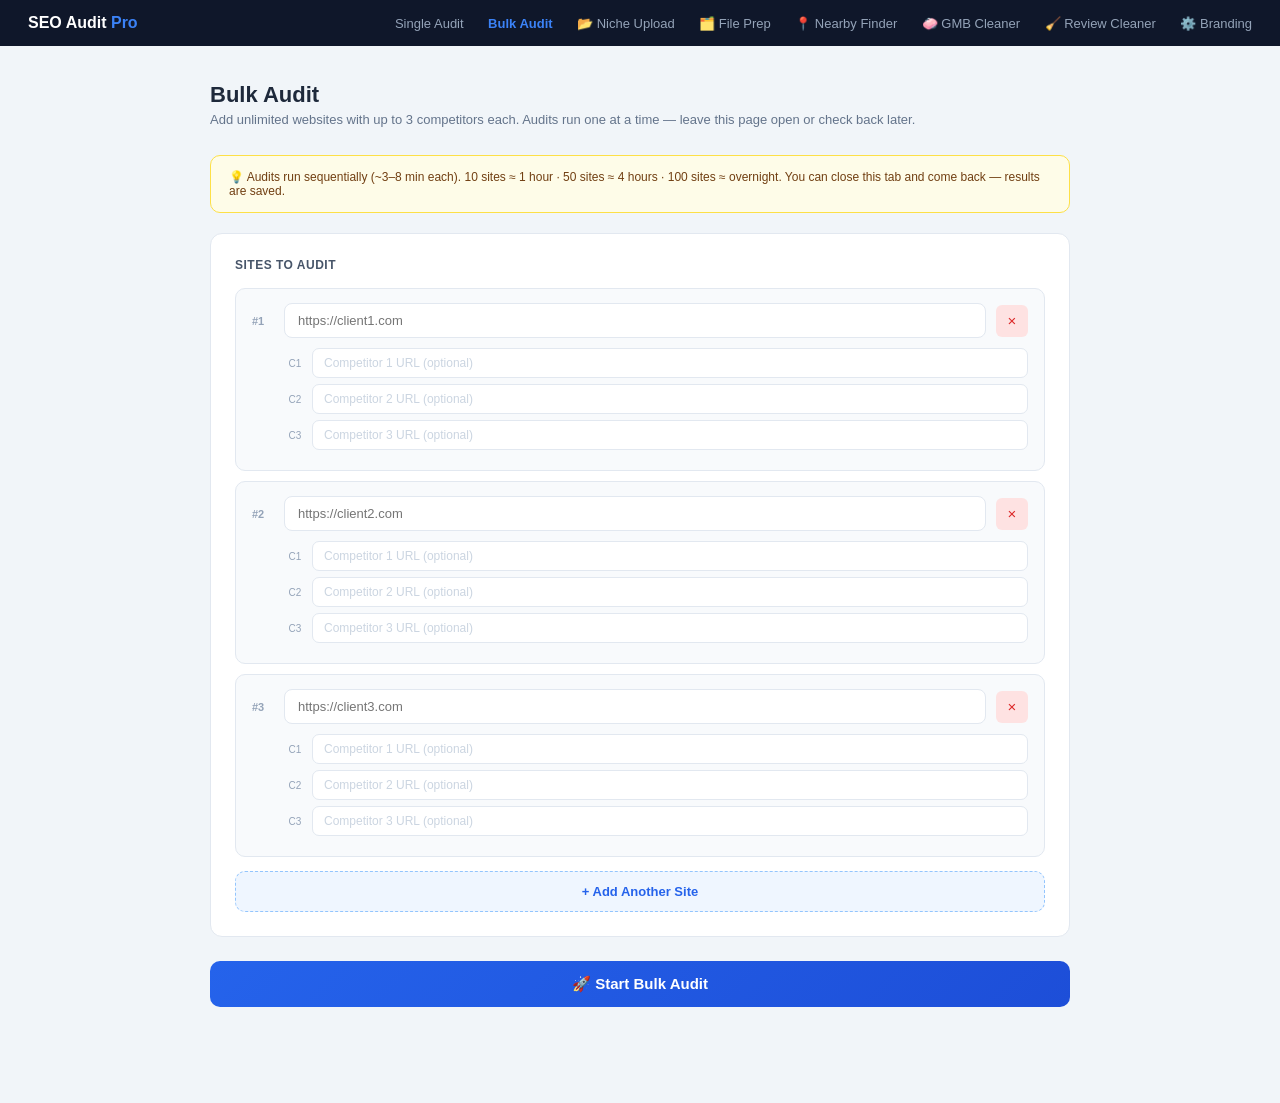
<file: templates/bulk.html>
<!DOCTYPE html>
<html lang="en">
<head>
  <meta charset="UTF-8">
  <meta name="viewport" content="width=device-width, initial-scale=1.0">
  <title>Bulk Audit — SEO Audit Pro</title>
  <style>
    * { box-sizing: border-box; margin: 0; padding: 0; }
    body { font-family: -apple-system, BlinkMacSystemFont, 'Segoe UI', sans-serif; background: #f1f5f9; color: #1e293b; min-height: 100vh; }

    .topbar { background: #0f172a; padding: 14px 28px; display: flex; align-items: center; justify-content: space-between; }
    .topbar-logo { color: #fff; font-size: 16px; font-weight: 800; }
    .topbar-logo span { color: #3b82f6; }
    .topbar-nav a { color: #94a3b8; font-size: 13px; text-decoration: none; margin-left: 20px; }
    .topbar-nav a:hover { color: #fff; }
    .topbar-nav a.active { color: #3b82f6; font-weight: 600; }

    .page { max-width: 900px; margin: 36px auto; padding: 0 20px 60px; }
    h1 { font-size: 22px; font-weight: 800; margin-bottom: 4px; }
    .subtitle { font-size: 13px; color: #64748b; margin-bottom: 28px; }

    .card { background: #fff; border-radius: 12px; border: 1px solid #e2e8f0; padding: 24px; margin-bottom: 20px; }
    .card-title { font-size: 12px; font-weight: 700; color: #475569; text-transform: uppercase; letter-spacing: 0.5px; margin-bottom: 16px; }

    /* Site rows */
    .site-row {
      background: #f8fafc;
      border: 1px solid #e2e8f0;
      border-radius: 10px;
      padding: 14px 16px;
      margin-bottom: 10px;
      position: relative;
    }
    .site-row-header { display: flex; align-items: center; gap: 10px; margin-bottom: 10px; }
    .site-num { font-size: 11px; font-weight: 700; color: #94a3b8; min-width: 22px; }
    .site-url-input {
      flex: 1; padding: 9px 13px; border: 1px solid #e2e8f0; border-radius: 8px;
      font-size: 13px; color: #1e293b; background: #fff; outline: none;
    }
    .site-url-input:focus { border-color: #3b82f6; }
    .btn-remove-site {
      background: #fee2e2; border: none; border-radius: 6px; color: #dc2626;
      font-size: 15px; width: 32px; height: 32px; cursor: pointer; flex-shrink: 0;
    }
    .comp-row { display: flex; gap: 6px; margin-bottom: 6px; align-items: center; }
    .comp-label { font-size: 10px; color: #94a3b8; min-width: 22px; text-align: center; }
    .comp-input {
      flex: 1; padding: 7px 11px; border: 1px solid #e2e8f0; border-radius: 7px;
      font-size: 12px; color: #475569; background: #fff; outline: none;
    }
    .comp-input:focus { border-color: #6366f1; }
    .comp-input::placeholder { color: #cbd5e1; }

    .btn-add-site {
      background: #eff6ff; border: 1px dashed #93c5fd; border-radius: 10px;
      color: #2563eb; font-size: 13px; font-weight: 600; padding: 12px;
      width: 100%; cursor: pointer; margin-top: 4px;
    }
    .btn-add-site:hover { background: #dbeafe; }

    .btn-start {
      background: linear-gradient(135deg, #2563eb, #1d4ed8);
      color: #fff; border: none; border-radius: 10px;
      padding: 14px 32px; font-size: 15px; font-weight: 700;
      width: 100%; cursor: pointer; margin-top: 4px;
    }
    .btn-start:hover { opacity: 0.92; }
    .btn-start:disabled { opacity: 0.5; cursor: not-allowed; }

    /* ── Queue view ── */
    #queue-view { display: none; }
    .queue-header { display: flex; align-items: center; justify-content: space-between; margin-bottom: 16px; }
    .queue-title { font-size: 18px; font-weight: 800; }
    .queue-progress-bar { background: #e2e8f0; border-radius: 99px; height: 8px; margin-bottom: 20px; overflow: hidden; }
    .queue-progress-fill { background: linear-gradient(90deg,#2563eb,#6366f1); height: 100%; border-radius: 99px; transition: width 0.5s; }

    .queue-item {
      display: flex; align-items: center; gap: 14px;
      background: #fff; border: 1px solid #e2e8f0; border-radius: 10px;
      padding: 12px 16px; margin-bottom: 8px;
    }
    .qi-status { font-size: 18px; flex-shrink: 0; width: 24px; text-align: center; }
    .qi-main { flex: 1; min-width: 0; }
    .qi-url { font-size: 13px; font-weight: 600; color: #1e293b; overflow: hidden; text-overflow: ellipsis; white-space: nowrap; }
    .qi-msg { font-size: 10px; color: #94a3b8; margin-top: 3px; }
    .qi-mini-bar { height: 4px; background: #e2e8f0; border-radius: 99px; margin-top: 5px; overflow: hidden; display: none; }
    .qi-mini-fill { height: 100%; border-radius: 99px; background: linear-gradient(90deg,#2563eb,#6366f1); width: 0%; transition: width 0.4s; }
    .qi-badge { font-size: 10px; font-weight: 700; padding: 3px 8px; border-radius: 99px; flex-shrink: 0; }
    .qi-pct { font-size: 10px; font-weight: 700; color: #2563eb; flex-shrink: 0; min-width: 36px; text-align: right; display: none; }

    /* ── Results view ── */
    #results-view { display: none; }
    .results-title { font-size: 20px; font-weight: 800; margin-bottom: 6px; }
    .results-subtitle { font-size: 13px; color: #64748b; margin-bottom: 20px; }

    .result-card {
      background: #fff; border: 2px solid #e2e8f0; border-radius: 12px;
      padding: 16px 20px; margin-bottom: 10px;
      display: flex; align-items: center; gap: 16px; flex-wrap: wrap;
    }
    .result-rank { font-size: 22px; font-weight: 800; color: #cbd5e1; min-width: 32px; text-align: center; }
    .result-tier { font-size: 20px; flex-shrink: 0; }
    .result-info { flex: 1; min-width: 160px; }
    .result-url { font-size: 14px; font-weight: 700; color: #1e293b; }
    .result-desc { font-size: 11px; color: #64748b; margin-top: 2px; }
    .result-score-box { text-align: center; min-width: 70px; }
    .result-score-num { font-size: 28px; font-weight: 800; }
    .result-score-lbl { font-size: 9px; color: #94a3b8; text-transform: uppercase; letter-spacing: 0.5px; }
    .result-tp { flex: 2; min-width: 200px; }
    .result-tp-item { font-size: 10px; color: #374151; padding: 3px 8px; background: #f8fafc; border-radius: 4px; margin-bottom: 3px; border-left: 2px solid #e2e8f0; }
    .btn-download { background: #2563eb; color: #fff; border: none; border-radius: 7px; padding: 8px 16px; font-size: 12px; font-weight: 700; text-decoration: none; flex-shrink: 0; }
    .btn-download:hover { background: #1d4ed8; }
    .result-error { font-size: 11px; color: #dc2626; flex: 1; }

    .tip-box { background: #fefce8; border: 1px solid #fde047; border-radius: 10px; padding: 14px 18px; font-size: 12px; color: #713f12; margin-bottom: 20px; }
  </style>
</head>
<body>

<div class="topbar">
  <div class="topbar-logo">SEO Audit <span>Pro</span></div>
  <div class="topbar-nav">
    <a href="/">Single Audit</a>
    <a href="/bulk" class="active">Bulk Audit</a>
    <a href="/upload">📂 Niche Upload</a>
    <a href="/file-prep">🗂️ File Prep</a>
    <a href="/nearby">📍 Nearby Finder</a>
    <a href="/gmb-cleaner">🧼 GMB Cleaner</a>
    <a href="/review-cleaner">🧹 Review Cleaner</a>
    <a href="/settings">⚙️ Branding</a>
  </div>
</div>

<div class="page">

  <!-- ── INPUT FORM ── -->
  <div id="input-view">
    <h1>Bulk Audit</h1>
    <p class="subtitle">Add unlimited websites with up to 3 competitors each. Audits run one at a time — leave this page open or check back later.</p>

    <div class="tip-box">
      💡 Audits run sequentially (~3–8 min each). 10 sites ≈ 1 hour · 50 sites ≈ 4 hours · 100 sites ≈ overnight. You can close this tab and come back — results are saved.
    </div>

    <div class="card">
      <div class="card-title">Sites to Audit</div>
      <div id="site-list"></div>
      <button class="btn-add-site" onclick="addSite()">+ Add Another Site</button>
    </div>

    <button class="btn-start" id="btn-start" onclick="startBulk()">🚀 Start Bulk Audit</button>
  </div>

  <!-- ── QUEUE VIEW ── -->
  <div id="queue-view">
    <div class="queue-header">
      <div class="queue-title">⏳ Running Bulk Audit…</div>
      <div id="queue-counter" style="font-size:13px; color:#64748b;">0 / 0 complete</div>
    </div>
    <div class="queue-progress-bar">
      <div class="queue-progress-fill" id="queue-fill" style="width:0%"></div>
    </div>
    <div id="queue-list"></div>
  </div>

  <!-- ── RESULTS VIEW ── -->
  <div id="results-view">
    <div class="results-title">✅ Bulk Audit Complete</div>
    <p class="results-subtitle" id="results-subtitle"></p>
    <div id="results-list"></div>
    <button onclick="location.reload()" style="background:#f1f5f9;border:1px solid #e2e8f0;border-radius:8px;padding:10px 20px;font-size:13px;font-weight:600;color:#475569;cursor:pointer;margin-top:10px;">↩ Start New Bulk Audit</button>
  </div>

</div>

<script>
let bulkId = null;
let pollInterval = null;
let siteCount = 0;

// ── Build initial rows ──
function addSite(url='', comps=['','','']) {
  if (siteCount >= 20) return;
  siteCount++;
  const idx = siteCount;
  const div = document.createElement('div');
  div.className = 'site-row';
  div.id = `site-row-${idx}`;
  div.innerHTML = `
    <div class="site-row-header">
      <span class="site-num">#${idx}</span>
      <input type="url" class="site-url-input site-url" placeholder="https://client${idx}.com" value="${url}" autocomplete="off">
      <button class="btn-remove-site" onclick="removeSite(${idx})" title="Remove">×</button>
    </div>
    <div style="padding-left:32px;">
      ${[0,1,2].map((i) => `
      <div class="comp-row">
        <span class="comp-label">C${i+1}</span>
        <input type="url" class="comp-input comp-url-${idx}" placeholder="Competitor ${i+1} URL (optional)" value="${comps[i]||''}" autocomplete="off">
      </div>`).join('')}
    </div>
  `;
  document.getElementById('site-list').appendChild(div);
}

function removeSite(idx) {
  const row = document.getElementById(`site-row-${idx}`);
  if (row) row.remove();
}

// Start with 3 default rows
addSite(); addSite(); addSite();

// ── Start bulk ──
async function startBulk() {
  const rows = document.querySelectorAll('.site-row');
  const items = [];
  rows.forEach(row => {
    const urlInput = row.querySelector('.site-url');
    const url = (urlInput?.value || '').trim();
    if (!url) return;
    const compInputs = row.querySelectorAll('[class*="comp-url"]');
    const competitor_urls = Array.from(compInputs).map(i => i.value.trim()).filter(Boolean);
    items.push({ url, competitor_urls });
  });

  if (items.length === 0) {
    alert('Add at least one website URL.');
    return;
  }

  document.getElementById('btn-start').disabled = true;
  document.getElementById('btn-start').textContent = 'Starting…';

  const resp = await fetch('/bulk/start', {
    method: 'POST',
    headers: { 'Content-Type': 'application/json' },
    body: JSON.stringify({ items }),
  });
  const data = await resp.json();
  bulkId = data.bulk_id;

  document.getElementById('input-view').style.display = 'none';
  document.getElementById('queue-view').style.display = 'block';

  initQueueUI(items);
  pollInterval = setInterval(pollStatus, 4000);
  pollStatus();
}

function initQueueUI(items) {
  const list = document.getElementById('queue-list');
  list.innerHTML = items.map((it, i) => `
    <div class="queue-item" id="qi-${i}">
      <div class="qi-status" id="qi-status-${i}">○</div>
      <div class="qi-main">
        <div class="qi-url">${it.url}</div>
        <div class="qi-msg" id="qi-msg-${i}">Waiting…</div>
        <div class="qi-eta" id="qi-eta-${i}" style="font-size:10px;color:#94a3b8;margin-top:2px;"></div>
        <div class="qi-mini-bar" id="qi-bar-${i}">
          <div class="qi-mini-fill" id="qi-fill-${i}"></div>
        </div>
      </div>
      <div class="qi-pct" id="qi-pct-${i}"></div>
      <div id="qi-badge-${i}"></div>
    </div>
  `).join('');
}

async function pollStatus() {
  if (!bulkId) return;
  try {
    const resp = await fetch(`/bulk/status/${bulkId}`);
    const data = await resp.json();
    updateQueueUI(data);
    if (data.status === 'complete') {
      clearInterval(pollInterval);
      setTimeout(() => showResults(data), 800);
    }
  } catch(e) { /* ignore */ }
}

const TIER_COLORS = { 'Hot Lead': '#dc2626', 'Warm Lead': '#d97706', 'Nurture': '#16a34a' };
const TIER_ICONS = { 'Hot Lead': '🔥', 'Warm Lead': '⚡', 'Nurture': '🌱' };

function formatEta(seconds) {
  if (seconds == null || seconds <= 0) return '';
  if (seconds < 60) return `~${seconds}s remaining`;
  const m = Math.floor(seconds / 60), s = seconds % 60;
  return s > 0 ? `~${m}m ${s}s remaining` : `~${m}m remaining`;
}

function updateQueueUI(data) {
  const total = data.total;
  const done = data.items.filter(i => i.status === 'complete' || i.status === 'error').length;
  document.getElementById('queue-counter').textContent = `${done} / ${total} complete`;
  document.getElementById('queue-fill').style.width = `${Math.round((done/total)*100)}%`;

  data.items.forEach((item, i) => {
    const statusEl = document.getElementById(`qi-status-${i}`);
    const msgEl    = document.getElementById(`qi-msg-${i}`);
    const etaEl    = document.getElementById(`qi-eta-${i}`);
    const barEl    = document.getElementById(`qi-bar-${i}`);
    const fillEl   = document.getElementById(`qi-fill-${i}`);
    const pctEl    = document.getElementById(`qi-pct-${i}`);
    const badgeEl  = document.getElementById(`qi-badge-${i}`);
    const row      = document.getElementById(`qi-${i}`);
    if (!statusEl) return;

    const pct = item.progress || 0;

    if (item.status === 'complete') {
      statusEl.textContent = '✅';
      msgEl.textContent = 'Complete';
      if (etaEl) etaEl.textContent = '';
      barEl.style.display = 'block';
      fillEl.style.width = '100%';
      fillEl.style.background = '#22c55e';
      pctEl.style.display = 'none';
      const ls = item.lead_score;
      const tier = ls?.tier || '';
      const score = ls?.score ?? '';
      badgeEl.innerHTML = ls
        ? `<span class="qi-badge" style="background:${TIER_COLORS[tier]}22;color:${TIER_COLORS[tier]};">${TIER_ICONS[tier]} ${tier} · ${score}/100</span>`
        : '';
      row.style.borderColor = '#86efac';
      row.style.background = '#f0fdf4';
    } else if (item.status === 'running') {
      statusEl.textContent = '⏳';
      msgEl.textContent = item.message || 'Running…';
      if (etaEl) etaEl.textContent = formatEta(item.eta_seconds);
      barEl.style.display = 'block';
      fillEl.style.width = pct + '%';
      fillEl.style.background = 'linear-gradient(90deg,#2563eb,#6366f1)';
      pctEl.style.display = 'block';
      pctEl.textContent = pct + '%';
      badgeEl.innerHTML = '';
      row.style.borderColor = '#93c5fd';
      row.style.background = '#eff6ff';
    } else if (item.status === 'error') {
      statusEl.textContent = '❌';
      msgEl.textContent = item.error || 'Failed';
      if (etaEl) etaEl.textContent = '';
      barEl.style.display = 'block';
      fillEl.style.width = '100%';
      fillEl.style.background = '#ef4444';
      pctEl.style.display = 'none';
      badgeEl.innerHTML = '';
      row.style.borderColor = '#fca5a5';
      row.style.background = '#fff1f2';
    } else {
      statusEl.textContent = '○';
      msgEl.textContent = 'Waiting…';
      if (etaEl) etaEl.textContent = '';
      barEl.style.display = 'none';
      pctEl.style.display = 'none';
      badgeEl.innerHTML = '';
    }
  });
}

function showResults(data) {
  document.getElementById('queue-view').style.display = 'none';
  document.getElementById('results-view').style.display = 'block';

  const completed = data.items.filter(i => i.status === 'complete');
  const failed = data.items.filter(i => i.status === 'error');

  document.getElementById('results-subtitle').textContent =
    `${completed.length} audits complete, ${failed.length} failed — ranked by lead score (highest first)`;

  // Sort by lead score desc
  const sorted = [...data.items].sort((a, b) => {
    const sa = a.lead_score?.score ?? -1;
    const sb = b.lead_score?.score ?? -1;
    return sb - sa;
  });

  const list = document.getElementById('results-list');
  list.innerHTML = sorted.map((item, i) => {
    const ls = item.lead_score;
    const tier = ls?.tier || '';
    const color = TIER_COLORS[tier] || '#94a3b8';
    const icon = TIER_ICONS[tier] || '○';
    const jobId = item.job_id;

    if (item.status === 'error') {
      return `
        <div class="result-card" style="border-color:#fca5a5;">
          <div class="result-rank">${i+1}</div>
          <div class="result-tier">❌</div>
          <div class="result-info">
            <div class="result-url">${item.url}</div>
            <div class="result-error">${item.error || 'Analysis failed'}</div>
          </div>
        </div>`;
    }

    const tps = (ls?.talking_points || []).slice(0,2).map(tp =>
      `<div class="result-tp-item" style="border-left-color:${color};">💬 ${tp}</div>`
    ).join('');
    const qws = (ls?.quick_wins || []).slice(0,1).map(qw =>
      `<div class="result-tp-item" style="border-left-color:#16a34a;">⚡ ${qw}</div>`
    ).join('');

    return `
      <div class="result-card" style="border-color:${color}33;">
        <div class="result-rank" style="color:${color};">${i+1}</div>
        <div class="result-tier">${icon}</div>
        <div class="result-info">
          <div class="result-url">${item.url}</div>
          <div class="result-desc">${tier} · ${item.competitor_urls?.length || 0} competitors analysed</div>
        </div>
        <div class="result-score-box">
          <div class="result-score-num" style="color:${color};">${ls?.score ?? '—'}</div>
          <div class="result-score-lbl">Lead Score</div>
        </div>
        <div class="result-tp">${tps}${qws}</div>
        ${item.report_path
          ? `<a class="btn-download" href="/report/${jobId}" target="_blank">📥 Report</a>`
          : '<span style="font-size:11px;color:#94a3b8;">No report</span>'}
      </div>`;
  }).join('');
}
</script>
</body>
</html>
</file>
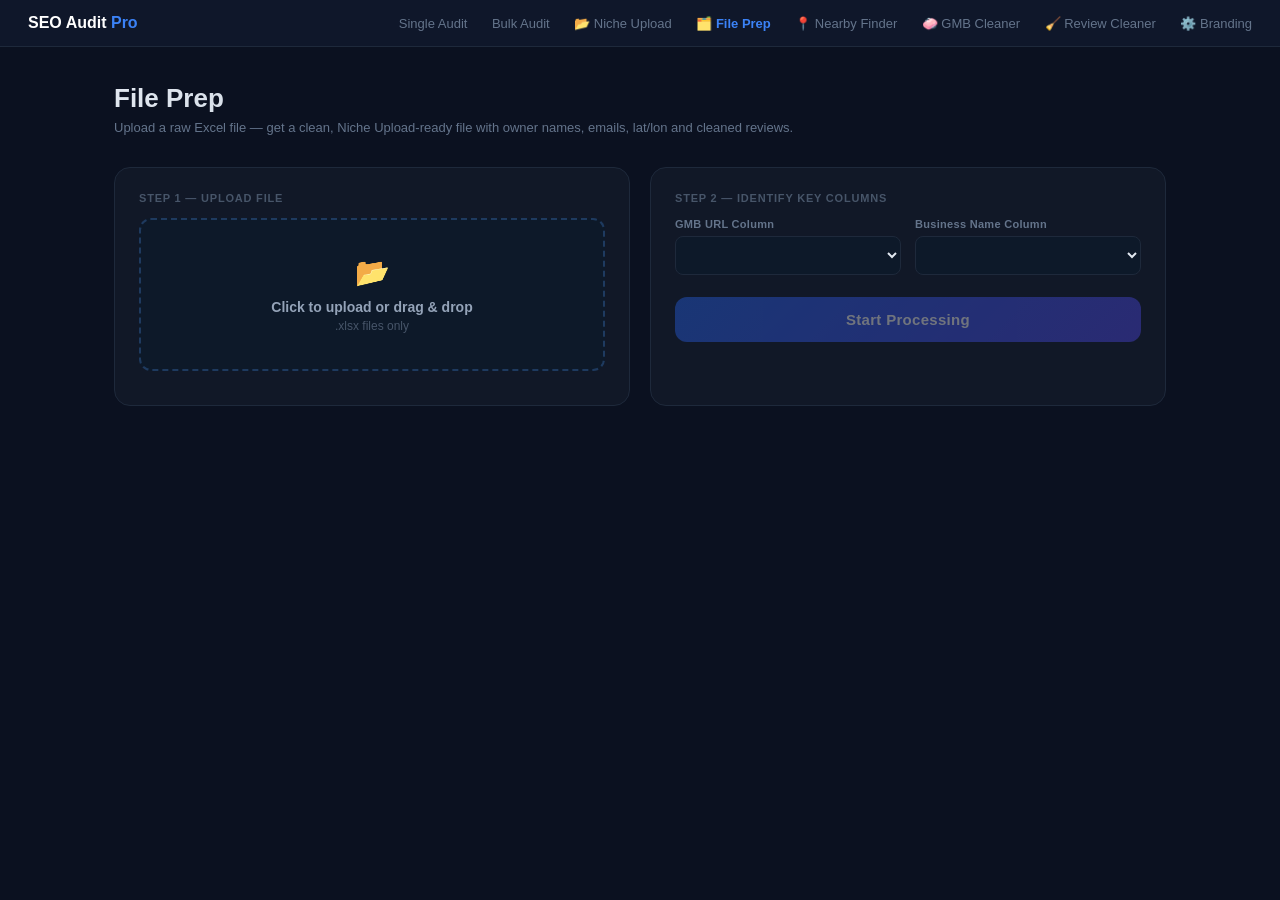
<file: templates/file_prep.html>
<!DOCTYPE html>
<html lang="en">
<head>
  <meta charset="UTF-8">
  <meta name="viewport" content="width=device-width, initial-scale=1.0">
  <title>File Prep — SEO Audit Pro</title>
  <style>
    * { box-sizing: border-box; margin: 0; padding: 0; }
    body { font-family: -apple-system, BlinkMacSystemFont, 'Segoe UI', sans-serif; background: #0b1120; color: #e2e8f0; min-height: 100vh; }

    /* ── Topbar ── */
    .topbar { background: #0f172a; padding: 14px 28px; display: flex; align-items: center; justify-content: space-between; border-bottom: 1px solid #1e293b; }
    .topbar-logo { color: #fff; font-size: 16px; font-weight: 800; }
    .topbar-logo span { color: #3b82f6; }
    .topbar-nav a { color: #64748b; font-size: 13px; text-decoration: none; margin-left: 20px; transition: color 0.15s; }
    .topbar-nav a:hover { color: #cbd5e1; }
    .topbar-nav a.active { color: #3b82f6; font-weight: 600; }

    .page { max-width: 1100px; margin: 36px auto; padding: 0 24px 80px; }

    /* ── Hero ── */
    .hero { margin-bottom: 32px; }
    .hero h1 { font-size: 26px; font-weight: 800; background: linear-gradient(135deg, #e2e8f0, #94a3b8); -webkit-background-clip: text; -webkit-text-fill-color: transparent; margin-bottom: 6px; }
    .hero p { font-size: 13px; color: #64748b; }

    /* ── Setup cards ── */
    .setup-grid { display: grid; grid-template-columns: 1fr 1fr; gap: 20px; margin-bottom: 24px; }
    @media (max-width: 680px) { .setup-grid { grid-template-columns: 1fr; } }

    .card {
      background: #111827; border: 1px solid #1e293b; border-radius: 16px;
      padding: 24px;
    }
    .card-label { font-size: 11px; font-weight: 700; color: #475569; text-transform: uppercase; letter-spacing: 0.8px; margin-bottom: 14px; }

    /* ── Drop zone ── */
    .drop-zone {
      border: 2px dashed #1e3a5f; border-radius: 12px; padding: 36px 20px;
      text-align: center; cursor: pointer; transition: all 0.2s;
      background: #0d1929;
    }
    .drop-zone:hover, .drop-zone.dragover { border-color: #3b82f6; background: #0d1f3a; }
    .drop-zone-icon { font-size: 28px; margin-bottom: 10px; }
    .drop-zone-text { font-size: 14px; font-weight: 600; color: #94a3b8; }
    .drop-zone-sub { font-size: 12px; color: #475569; margin-top: 4px; }
    input[type=file] { display: none; }
    .file-selected { font-size: 12px; color: #3b82f6; font-weight: 600; margin-top: 10px; text-align: center; }

    /* ── Column picker ── */
    .col-row { display: grid; grid-template-columns: 1fr 1fr; gap: 14px; margin-bottom: 16px; }
    label { font-size: 11px; font-weight: 600; color: #64748b; display: block; margin-bottom: 6px; letter-spacing: 0.3px; }
    select {
      width: 100%; padding: 10px 12px; border: 1px solid #1e293b; border-radius: 8px;
      font-size: 13px; color: #e2e8f0; background: #0d1929; outline: none; cursor: pointer;
    }
    select:focus { border-color: #3b82f6; }

    /* ── Preview table ── */
    .preview-wrap { margin-top: 14px; overflow-x: auto; border-radius: 8px; border: 1px solid #1e293b; display: none; }
    .preview-wrap table { border-collapse: collapse; width: 100%; font-size: 11px; }
    .preview-wrap th { background: #0d1929; padding: 8px 12px; text-align: left; color: #64748b; border-bottom: 1px solid #1e293b; white-space: nowrap; font-weight: 600; }
    .preview-wrap td { padding: 7px 12px; border-bottom: 1px solid #111827; color: #94a3b8; white-space: nowrap; max-width: 160px; overflow: hidden; text-overflow: ellipsis; }
    .preview-wrap tr:last-child td { border-bottom: none; }
    .col-hl th, .col-hl td { background: #0d2040 !important; color: #60a5fa !important; font-weight: 700; }

    /* ── Start button ── */
    .btn-start {
      width: 100%; padding: 14px; border: none; border-radius: 12px; font-size: 15px; font-weight: 700;
      background: linear-gradient(135deg, #2563eb, #4f46e5); color: #fff;
      cursor: pointer; margin-top: 6px; letter-spacing: 0.3px; transition: opacity 0.2s;
    }
    .btn-start:hover { opacity: 0.9; }
    .btn-start:disabled { opacity: 0.4; cursor: not-allowed; }

    /* ── Processing dashboard ── */
    #dashboard { display: none; }

    /* Stat cards */
    .stats-row { display: grid; grid-template-columns: repeat(4, 1fr); gap: 14px; margin-bottom: 24px; }
    @media (max-width: 680px) { .stats-row { grid-template-columns: repeat(2,1fr); } }

    .stat-card {
      background: #111827; border: 1px solid #1e293b; border-radius: 14px;
      padding: 18px 20px; position: relative; overflow: hidden;
    }
    .stat-card::before {
      content: ''; position: absolute; top: 0; left: 0; right: 0; height: 3px;
      border-radius: 14px 14px 0 0;
    }
    .stat-card.blue::before   { background: linear-gradient(90deg, #2563eb, #6366f1); }
    .stat-card.green::before  { background: linear-gradient(90deg, #10b981, #34d399); }
    .stat-card.teal::before   { background: linear-gradient(90deg, #0891b2, #06b6d4); }
    .stat-card.amber::before  { background: linear-gradient(90deg, #d97706, #f59e0b); }

    .stat-icon { font-size: 20px; margin-bottom: 10px; }
    .stat-num  { font-size: 32px; font-weight: 800; line-height: 1; margin-bottom: 4px; }
    .stat-card.blue  .stat-num { color: #60a5fa; }
    .stat-card.green .stat-num { color: #34d399; }
    .stat-card.teal  .stat-num { color: #22d3ee; }
    .stat-card.amber .stat-num { color: #fbbf24; }
    .stat-lbl  { font-size: 11px; color: #475569; font-weight: 600; text-transform: uppercase; letter-spacing: 0.5px; }

    /* Progress bar */
    .progress-card { background: #111827; border: 1px solid #1e293b; border-radius: 14px; padding: 20px 24px; margin-bottom: 20px; }
    .progress-top { display: flex; justify-content: space-between; align-items: center; margin-bottom: 10px; }
    .progress-label { font-size: 13px; font-weight: 600; color: #94a3b8; }
    .progress-right { display: flex; gap: 16px; align-items: center; }
    .progress-pct { font-size: 20px; font-weight: 800; color: #e2e8f0; }
    .progress-eta { font-size: 12px; color: #475569; }
    .progress-track { background: #1e293b; border-radius: 99px; height: 6px; overflow: hidden; }
    .progress-fill { background: linear-gradient(90deg, #2563eb, #6366f1); height: 100%; border-radius: 99px; width: 0%; transition: width 0.5s ease; }
    .progress-msg { font-size: 12px; color: #64748b; margin-top: 8px; }

    /* Main content: log + table */
    .content-grid { display: grid; grid-template-columns: 1fr 1.6fr; gap: 20px; }
    @media (max-width: 860px) { .content-grid { grid-template-columns: 1fr; } }

    /* Live log */
    .log-card { background: #080f1a; border: 1px solid #1e293b; border-radius: 14px; overflow: hidden; display: flex; flex-direction: column; height: 420px; }
    .log-header { padding: 14px 18px; border-bottom: 1px solid #1e293b; display: flex; align-items: center; gap: 8px; }
    .log-dots { display: flex; gap: 5px; }
    .log-dot { width: 10px; height: 10px; border-radius: 50%; }
    .log-dot.red   { background: #ef4444; }
    .log-dot.amber { background: #f59e0b; }
    .log-dot.green { background: #10b981; }
    .log-title { font-size: 11px; color: #475569; font-weight: 600; margin-left: 6px; letter-spacing: 0.5px; text-transform: uppercase; }
    .log-body { flex: 1; overflow-y: auto; padding: 14px; font-size: 11.5px; font-family: 'SF Mono', 'Fira Code', monospace; line-height: 1.9; }
    .log-body::-webkit-scrollbar { width: 4px; }
    .log-body::-webkit-scrollbar-track { background: transparent; }
    .log-body::-webkit-scrollbar-thumb { background: #1e293b; border-radius: 4px; }
    .log-entry { padding: 1px 0; animation: fadeIn 0.3s ease; }
    .log-entry.success { color: #34d399; }
    .log-entry.website { color: #22d3ee; }
    .log-entry.social  { color: #a78bfa; }
    .log-entry.warning { color: #fbbf24; }
    .log-entry.error   { color: #f87171; }
    .log-entry.info    { color: #64748b; }
    @keyframes fadeIn { from { opacity: 0; transform: translateY(4px); } to { opacity: 1; transform: none; } }

    /* Results table */
    .results-card { background: #111827; border: 1px solid #1e293b; border-radius: 14px; overflow: hidden; height: 420px; display: flex; flex-direction: column; }
    .results-header { padding: 14px 18px; border-bottom: 1px solid #1e293b; font-size: 11px; font-weight: 700; color: #475569; text-transform: uppercase; letter-spacing: 0.5px; }
    .results-body { flex: 1; overflow-y: auto; }
    .results-body::-webkit-scrollbar { width: 4px; }
    .results-body::-webkit-scrollbar-track { background: transparent; }
    .results-body::-webkit-scrollbar-thumb { background: #1e293b; border-radius: 4px; }
    .results-table { width: 100%; border-collapse: collapse; font-size: 12px; }
    .results-table th { padding: 8px 14px; text-align: left; font-size: 10px; color: #475569; font-weight: 700; text-transform: uppercase; letter-spacing: 0.5px; position: sticky; top: 0; background: #111827; border-bottom: 1px solid #1e293b; }
    .results-table td { padding: 10px 14px; border-bottom: 1px solid #0f172a; color: #94a3b8; vertical-align: middle; }
    .results-table tr:last-child td { border-bottom: none; }
    .results-table tr { animation: slideIn 0.35s ease; }
    @keyframes slideIn { from { opacity: 0; transform: translateX(-8px); } to { opacity: 1; transform: none; } }
    .name-cell { font-weight: 600; color: #e2e8f0; max-width: 140px; overflow: hidden; text-overflow: ellipsis; white-space: nowrap; }
    .email-cell { font-size: 11px; max-width: 160px; overflow: hidden; text-overflow: ellipsis; white-space: nowrap; }
    .badge { display: inline-block; padding: 2px 8px; border-radius: 99px; font-size: 10px; font-weight: 700; }
    .badge.ollama  { background: #1a2e1a; color: #34d399; }
    .badge.website { background: #0d2535; color: #22d3ee; }
    .badge.social  { background: #1e1535; color: #a78bfa; }
    .badge.none    { background: #2d1515; color: #f87171; }

    /* Done section */
    .done-card { display: none; background: #111827; border: 1px solid #1e293b; border-radius: 16px; padding: 28px; text-align: center; margin-top: 20px; }
    .done-card.visible { display: block; animation: fadeIn 0.4s ease; }
    .done-icon { font-size: 40px; margin-bottom: 12px; }
    .done-title { font-size: 20px; font-weight: 800; color: #e2e8f0; margin-bottom: 6px; }
    .done-sub { font-size: 13px; color: #64748b; margin-bottom: 20px; }
    .btn-download {
      display: inline-block; padding: 14px 36px; border-radius: 12px;
      background: linear-gradient(135deg, #10b981, #059669); color: #fff;
      font-size: 15px; font-weight: 700; text-decoration: none; transition: opacity 0.2s;
    }
    .btn-download:hover { opacity: 0.9; }
  </style>
</head>
<body>

<div class="topbar">
  <div class="topbar-logo">SEO Audit <span>Pro</span></div>
  <div class="topbar-nav">
    <a href="/">Single Audit</a>
    <a href="/bulk">Bulk Audit</a>
    <a href="/upload">📂 Niche Upload</a>
    <a href="/file-prep" class="active">🗂️ File Prep</a>
    <a href="/nearby">📍 Nearby Finder</a>
    <a href="/gmb-cleaner">🧼 GMB Cleaner</a>
    <a href="/review-cleaner">🧹 Review Cleaner</a>
    <a href="/settings">⚙️ Branding</a>
  </div>
</div>

<div class="page">
  <div class="hero">
    <h1>File Prep</h1>
    <p>Upload a raw Excel file — get a clean, Niche Upload-ready file with owner names, emails, lat/lon and cleaned reviews.</p>
  </div>

  <!-- Setup -->
  <div id="setup">
    <div class="setup-grid">
      <!-- Upload -->
      <div class="card">
        <div class="card-label">Step 1 — Upload File</div>
        <div class="drop-zone" id="drop-zone" onclick="document.getElementById('file-input').click()">
          <div class="drop-zone-icon">📂</div>
          <div class="drop-zone-text">Click to upload or drag & drop</div>
          <div class="drop-zone-sub">.xlsx files only</div>
        </div>
        <input type="file" id="file-input" accept=".xlsx" onchange="onFileSelected(this)">
        <div class="file-selected" id="file-name"></div>
      </div>

      <!-- Column picker -->
      <div class="card">
        <div class="card-label">Step 2 — Identify Key Columns</div>
        <div class="col-row">
          <div>
            <label>GMB URL Column</label>
            <select id="gmb-col" onchange="updateHighlight()"></select>
          </div>
          <div>
            <label>Business Name Column</label>
            <select id="name-col" onchange="updateHighlight()"></select>
          </div>
        </div>
        <div class="preview-wrap" id="preview-wrap">
          <table id="preview-table"></table>
        </div>
        <button class="btn-start" id="btn-start" onclick="startProcessing()" disabled>
          Start Processing
        </button>
      </div>
    </div>
  </div>

  <!-- Dashboard -->
  <div id="dashboard">

    <!-- Stat cards -->
    <div class="stats-row">
      <div class="stat-card blue">
        <div class="stat-num" id="s-processed">0</div>
        <div class="stat-lbl">Processed</div>
      </div>
      <div class="stat-card green">
        <div class="stat-num" id="s-ollama">0</div>
        <div class="stat-lbl">Email via Ollama</div>
      </div>
      <div class="stat-card teal">
        <div class="stat-num" id="s-website">0</div>
        <div class="stat-lbl">Email from Website</div>
      </div>
      <div class="stat-card amber">
        <div class="stat-num" id="s-missing">0</div>
        <div class="stat-lbl">No Email Found</div>
      </div>
    </div>

    <!-- Progress bar -->
    <div class="progress-card">
      <div class="progress-top">
        <div class="progress-label" id="progress-label">Initialising…</div>
        <div class="progress-right">
          <div class="progress-eta" id="progress-eta"></div>
          <div class="progress-pct" id="progress-pct">0%</div>
        </div>
      </div>
      <div class="progress-track">
        <div class="progress-fill" id="progress-fill"></div>
      </div>
      <div class="progress-msg" id="progress-msg"></div>
    </div>

    <!-- Log + Table -->
    <div class="content-grid">

      <!-- Live log -->
      <div class="log-card">
        <div class="log-header">
          <div class="log-dots">
            <div class="log-dot red"></div>
            <div class="log-dot amber"></div>
            <div class="log-dot green"></div>
          </div>
          <div class="log-title">Live Processing Log</div>
        </div>
        <div class="log-body" id="log-body">
          <div class="log-entry info">Waiting to start…</div>
        </div>
      </div>

      <!-- Results table -->
      <div class="results-card">
        <div class="results-header">Results — building live</div>
        <div class="results-body">
          <table class="results-table">
            <thead>
              <tr>
                <th>#</th>
                <th>Business</th>
                <th>Owner</th>
                <th>Email</th>
                <th>Source</th>
                <th>Socials</th>
              </tr>
            </thead>
            <tbody id="results-tbody"></tbody>
          </table>
        </div>
      </div>

    </div>

    <!-- Done -->
    <div class="done-card" id="done-card">
      <div class="done-title">File Ready</div>
      <div class="done-sub" id="done-sub"></div>
      <a id="download-link" class="btn-download" href="#">Download Clean Excel</a>
    </div>

  </div>
</div>

<script>
let uploadedFile = null;
let headers = [];
let previewRows = [];
let jobId = null;
let pollTimer = null;
let lastRowCount = 0;
let rowIndex = 0;

// ── Drag & drop ──
const dz = document.getElementById('drop-zone');
dz.addEventListener('dragover', e => { e.preventDefault(); dz.classList.add('dragover'); });
dz.addEventListener('dragleave', () => dz.classList.remove('dragover'));
dz.addEventListener('drop', e => { e.preventDefault(); dz.classList.remove('dragover'); const f = e.dataTransfer.files[0]; if (f) handleFile(f); });
function onFileSelected(inp) { if (inp.files[0]) handleFile(inp.files[0]); }

async function handleFile(file) {
  uploadedFile = file;
  document.getElementById('file-name').textContent = '📄 ' + file.name;

  const fd = new FormData();
  fd.append('file', file);
  const resp = await fetch('/api/file-prep/preview', { method: 'POST', body: fd });
  const data = await resp.json();

  headers = data.headers;
  previewRows = data.rows;

  buildSelectors(headers, data.gmb_col_detected);
  renderPreview();
  document.getElementById('btn-start').disabled = false;
}

function colLetter(i) { return String.fromCharCode(65 + i); }

function buildSelectors(headers, gmbDetected) {
  const gmb  = document.getElementById('gmb-col');
  const name = document.getElementById('name-col');
  gmb.innerHTML = name.innerHTML = '';
  // headers already contain "B: Alabama Body & Wrecker..." format from backend
  headers.forEach((h, i) => {
    const opt = `<option value="${i+1}">${h || colLetter(i) + ': —'}</option>`;
    gmb.innerHTML += opt;
    name.innerHTML += opt;
  });
  // Auto-select GMB URL column detected from data
  if (gmbDetected) gmb.value = gmbDetected;
  // Default name column to the one after GMB
  name.value = Math.min((gmbDetected || 2) + 1, headers.length);
}

function renderPreview() {
  const gmb  = parseInt(document.getElementById('gmb-col').value)  - 1;
  const nm   = parseInt(document.getElementById('name-col').value) - 1;
  const wrap = document.getElementById('preview-wrap');
  const tbl  = document.getElementById('preview-table');

  let html = '<thead><tr>';
  headers.forEach((h, i) => {
    const cls = (i === gmb || i === nm) ? 'col-hl' : '';
    html += `<th class="${cls}">${h || colLetter(i) + ': —'}</th>`;
  });
  html += '</tr></thead><tbody>';
  previewRows.forEach(row => {
    html += '<tr>';
    row.forEach((cell, i) => {
      const cls = (i === gmb || i === nm) ? 'col-hl' : '';
      html += `<td class="${cls}" title="${cell||''}">${(cell||'').substring(0,35)}</td>`;
    });
    html += '</tr>';
  });
  html += '</tbody>';
  tbl.innerHTML = html;
  wrap.style.display = 'block';
}

function updateHighlight() { renderPreview(); }

async function startProcessing() {
  document.getElementById('setup').style.display = 'none';
  document.getElementById('dashboard').style.display = 'block';
  clearLog();
  addLog('Starting file prep pipeline…', 'info');

  const fd = new FormData();
  fd.append('file', uploadedFile);
  fd.append('gmb_col',  document.getElementById('gmb-col').value);
  fd.append('name_col', document.getElementById('name-col').value);

  const resp = await fetch('/api/file-prep/start', { method: 'POST', body: fd });
  const data = await resp.json();
  jobId = data.job_id;

  pollTimer = setInterval(poll, 1500);
}

async function poll() {
  if (!jobId) return;
  const resp = await fetch(`/api/file-prep/status/${jobId}`);
  const data = await resp.json();

  // Progress bar
  const pct = data.total > 0 ? Math.round((data.current / data.total) * 100) : 0;
  document.getElementById('progress-fill').style.width = pct + '%';
  document.getElementById('progress-pct').textContent  = pct + '%';
  document.getElementById('progress-label').textContent = data.message || 'Processing…';
  document.getElementById('progress-msg').textContent  = `${data.current} of ${data.total} businesses processed`;

  // ETA
  if (data.eta_seconds != null && data.eta_seconds > 0) {
    document.getElementById('progress-eta').textContent = formatEta(data.eta_seconds);
  } else if (data.status === 'complete') {
    document.getElementById('progress-eta').textContent = '';
  }

  // Stats
  const s = data.stats || {};
  animateNum('s-processed', s.processed  || 0);
  animateNum('s-ollama',    s.email_ollama  || 0);
  animateNum('s-website',   s.email_website || 0);
  animateNum('s-missing',   s.no_email   || 0);

  // New rows → add to log + table + enable download
  const rows = data.rows || [];
  for (let i = lastRowCount; i < rows.length; i++) {
    const r = rows[i];
    addLog(r.log_line, r.log_type);
    addTableRow(r);
    rowIndex++;
    // Enable download as soon as first row is ready
    if (rowIndex === 1) showDownload(false);
  }
  lastRowCount = rows.length;

  if (data.status === 'complete') {
    clearInterval(pollTimer);
    document.getElementById('progress-fill').style.width = '100%';
    document.getElementById('progress-pct').textContent = '100%';
    document.getElementById('progress-label').textContent = 'Complete!';
    addLog('All businesses processed. File is ready.', 'success');
    showDownload(true);
  } else if (data.status === 'error') {
    clearInterval(pollTimer);
    addLog('Error: ' + data.message, 'error');
  }
}

function addLog(text, type = 'info') {
  const body = document.getElementById('log-body');
  const el = document.createElement('div');
  el.className = `log-entry ${type}`;
  const now = new Date().toLocaleTimeString('en-US', {hour12: false, hour:'2-digit', minute:'2-digit', second:'2-digit'});
  el.textContent = `[${now}] ${text}`;
  body.appendChild(el);
  body.scrollTop = body.scrollHeight;
}

function clearLog() {
  document.getElementById('log-body').innerHTML = '';
}

function addTableRow(r) {
  const tbody = document.getElementById('results-tbody');
  const tr = document.createElement('tr');
  const srcBadge = r.email_source === 'ollama'   ? '<span class="badge ollama">Ollama</span>'
                 : r.email_source === 'website'  ? '<span class="badge website">Website</span>'
                 : r.email_source === 'social'   ? `<span class="badge social">${(r.screenshot_platform||'Social').charAt(0).toUpperCase()+(r.screenshot_platform||'Social').slice(1)}</span>`
                 : '<span class="badge none">Not found</span>';
  const socialsHtml = (r.socials || []).length > 0
    ? (r.socials || []).map(s => `<span style="font-size:10px;background:#0d2040;color:#60a5fa;padding:2px 6px;border-radius:4px;margin-right:3px;font-weight:600;">${s.charAt(0).toUpperCase()+s.slice(1)}</span>`).join('')
    : '<span style="color:#374151;font-size:11px;">None</span>';
  tr.innerHTML = `
    <td style="color:#475569;font-size:11px;">${rowIndex + 1}</td>
    <td><div class="name-cell" title="${r.name}">${r.name}</div><div style="font-size:10px;color:#475569;">${r.category||''}</div></td>
    <td style="color:#94a3b8;font-size:12px;">${r.owner_name || '<span style="color:#374151">—</span>'}</td>
    <td><div class="email-cell" title="${r.email}">${r.email || '<span style="color:#374151">—</span>'}</div></td>
    <td>${srcBadge}</td>
    <td style="font-size:14px;">${socialsHtml}</td>
  `;
  tbody.appendChild(tr);
  tr.scrollIntoView({ behavior: 'smooth', block: 'nearest' });
}

function showDownload(isComplete) {
  const card = document.getElementById('done-card');
  const sub  = document.getElementById('done-sub');
  const link = document.getElementById('download-link');
  link.href = `/api/file-prep/download/${jobId}`;
  sub.textContent = isComplete
    ? `All ${rowIndex} businesses processed — download includes full results`
    : `${rowIndex} of ${document.getElementById('progress-label').textContent.split('/')[1] || '?'} processed — partial download available`;
  card.classList.add('visible');
}

function formatEta(s) {
  if (!s || s <= 0) return '';
  if (s < 60) return `~${s}s remaining`;
  const m = Math.floor(s / 60), r = s % 60;
  return r > 0 ? `~${m}m ${r}s remaining` : `~${m}m remaining`;
}

const _counters = {};
function animateNum(id, target) {
  const el = document.getElementById(id);
  if (!el) return;
  const current = _counters[id] || 0;
  if (current === target) return;
  _counters[id] = target;
  el.textContent = target;
}
</script>
</body>
</html>
</file>
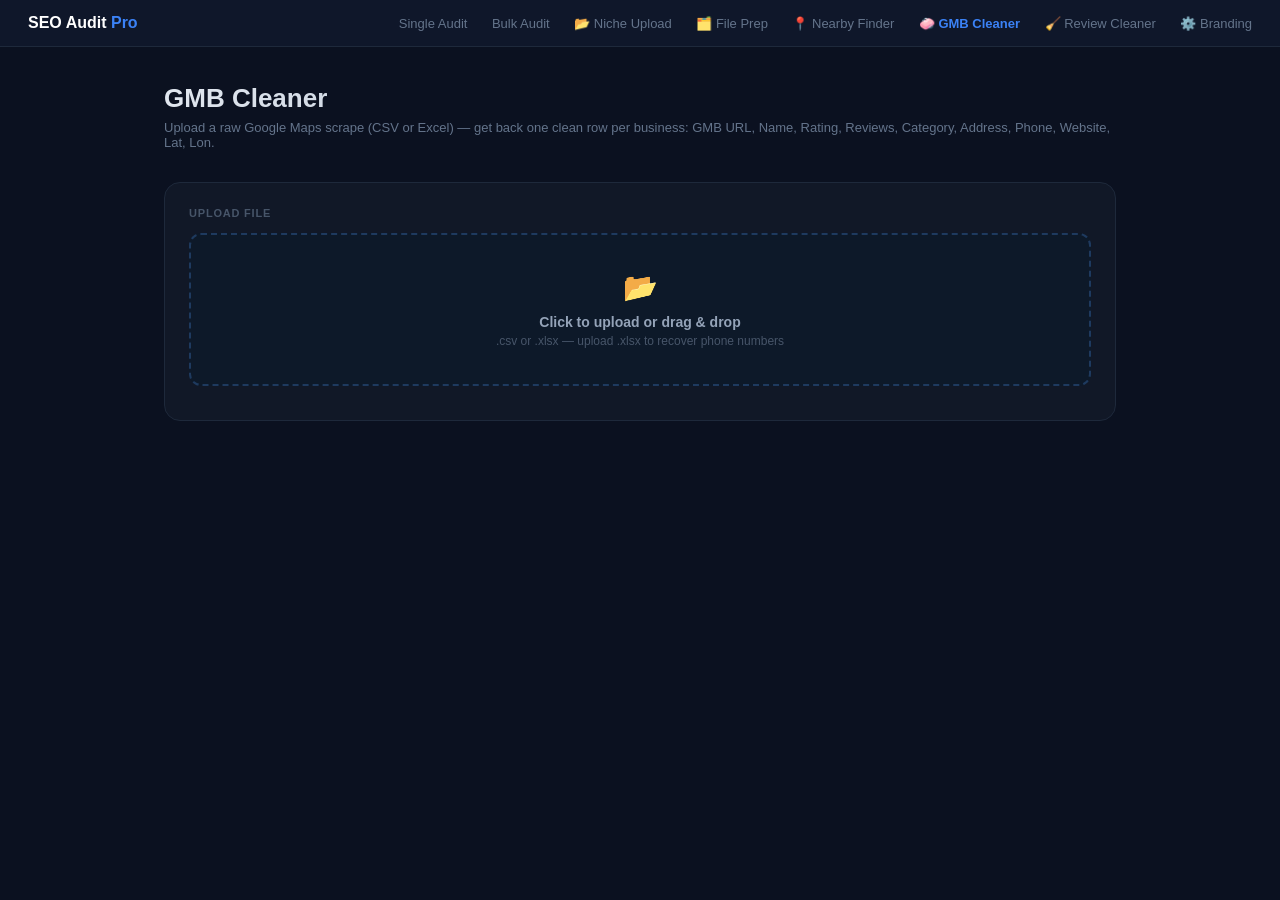
<file: templates/gmb_cleaner.html>
<!DOCTYPE html>
<html lang="en">
<head>
  <meta charset="UTF-8">
  <meta name="viewport" content="width=device-width, initial-scale=1.0">
  <title>GMB Cleaner — SEO Audit Pro</title>
  <style>
    * { box-sizing: border-box; margin: 0; padding: 0; }
    body { font-family: -apple-system, BlinkMacSystemFont, 'Segoe UI', sans-serif; background: #0b1120; color: #e2e8f0; min-height: 100vh; }

    .topbar { background: #0f172a; padding: 14px 28px; display: flex; align-items: center; justify-content: space-between; border-bottom: 1px solid #1e293b; }
    .topbar-logo { color: #fff; font-size: 16px; font-weight: 800; }
    .topbar-logo span { color: #3b82f6; }
    .topbar-nav a { color: #64748b; font-size: 13px; text-decoration: none; margin-left: 20px; transition: color 0.15s; }
    .topbar-nav a:hover { color: #cbd5e1; }
    .topbar-nav a.active { color: #3b82f6; font-weight: 600; }

    .page { max-width: 1000px; margin: 36px auto; padding: 0 24px 80px; }

    .hero { margin-bottom: 32px; }
    .hero h1 { font-size: 26px; font-weight: 800; background: linear-gradient(135deg, #e2e8f0, #94a3b8); -webkit-background-clip: text; -webkit-text-fill-color: transparent; margin-bottom: 6px; }
    .hero p { font-size: 13px; color: #64748b; }

    .card { background: #111827; border: 1px solid #1e293b; border-radius: 16px; padding: 24px; margin-bottom: 20px; }
    .card-label { font-size: 11px; font-weight: 700; color: #475569; text-transform: uppercase; letter-spacing: 0.8px; margin-bottom: 14px; }

    .drop-zone {
      border: 2px dashed #1e3a5f; border-radius: 12px; padding: 36px 20px;
      text-align: center; cursor: pointer; transition: all 0.2s;
      background: #0d1929;
    }
    .drop-zone:hover, .drop-zone.dragover { border-color: #3b82f6; background: #0d1f3a; }
    .drop-zone-icon { font-size: 28px; margin-bottom: 10px; }
    .drop-zone-text { font-size: 14px; font-weight: 600; color: #94a3b8; }
    .drop-zone-sub { font-size: 12px; color: #475569; margin-top: 4px; }
    input[type=file] { display: none; }
    .file-selected { font-size: 12px; color: #3b82f6; font-weight: 600; margin-top: 10px; text-align: center; }

    #error-box { display: none; background: #2d1515; border: 1px solid #7f1d1d; color: #f87171; border-radius: 10px; padding: 14px 18px; font-size: 13px; margin-bottom: 20px; }

    #loading { display: none; text-align: center; padding: 30px; color: #64748b; font-size: 13px; }
    .spinner { width: 28px; height: 28px; border: 3px solid #1e293b; border-top-color: #3b82f6; border-radius: 50%; margin: 0 auto 14px; animation: spin 0.8s linear infinite; }
    @keyframes spin { to { transform: rotate(360deg); } }

    #result { display: none; }

    .stats-row { display: grid; grid-template-columns: repeat(5, 1fr); gap: 14px; margin-bottom: 20px; }
    @media (max-width: 800px) { .stats-row { grid-template-columns: repeat(2,1fr); } }

    .stat-card { background: #111827; border: 1px solid #1e293b; border-radius: 14px; padding: 16px 18px; position: relative; overflow: hidden; }
    .stat-card::before { content: ''; position: absolute; top: 0; left: 0; right: 0; height: 3px; border-radius: 14px 14px 0 0; }
    .stat-card.blue::before  { background: linear-gradient(90deg, #2563eb, #6366f1); }
    .stat-card.red::before   { background: linear-gradient(90deg, #dc2626, #ef4444); }
    .stat-card.amber::before { background: linear-gradient(90deg, #d97706, #f59e0b); }
    .stat-card.green::before { background: linear-gradient(90deg, #10b981, #34d399); }
    .stat-card.teal::before  { background: linear-gradient(90deg, #0891b2, #06b6d4); }
    .stat-num { font-size: 26px; font-weight: 800; line-height: 1; margin-bottom: 4px; }
    .stat-card.blue  .stat-num { color: #60a5fa; }
    .stat-card.red   .stat-num { color: #f87171; }
    .stat-card.amber .stat-num { color: #fbbf24; }
    .stat-card.green .stat-num { color: #34d399; }
    .stat-card.teal  .stat-num { color: #22d3ee; }
    .stat-lbl { font-size: 10.5px; color: #475569; font-weight: 600; text-transform: uppercase; letter-spacing: 0.4px; }

    .btn-download {
      display: inline-block; padding: 14px 36px; border-radius: 12px;
      background: linear-gradient(135deg, #10b981, #059669); color: #fff;
      font-size: 15px; font-weight: 700; text-decoration: none; transition: opacity 0.2s;
    }
    .btn-download:hover { opacity: 0.9; }
    .btn-reset {
      display: inline-block; padding: 14px 24px; border-radius: 12px; margin-left: 10px;
      background: transparent; border: 1px solid #1e293b; color: #94a3b8;
      font-size: 13px; font-weight: 600; cursor: pointer;
    }
    .btn-reset:hover { border-color: #334155; color: #cbd5e1; }

    .preview-wrap { overflow-x: auto; border-radius: 8px; border: 1px solid #1e293b; }
    .preview-wrap table { border-collapse: collapse; width: 100%; font-size: 11.5px; }
    .preview-wrap th { background: #0d1929; padding: 8px 12px; text-align: left; color: #64748b; border-bottom: 1px solid #1e293b; white-space: nowrap; font-weight: 600; }
    .preview-wrap td { padding: 7px 12px; border-bottom: 1px solid #111827; color: #94a3b8; white-space: nowrap; max-width: 220px; overflow: hidden; text-overflow: ellipsis; }
    .preview-wrap tr:last-child td { border-bottom: none; }
    .preview-note { font-size: 11px; color: #475569; margin-top: 10px; }
  </style>
</head>
<body>

<div class="topbar">
  <div class="topbar-logo">SEO Audit <span>Pro</span></div>
  <div class="topbar-nav">
    <a href="/">Single Audit</a>
    <a href="/bulk">Bulk Audit</a>
    <a href="/upload">📂 Niche Upload</a>
    <a href="/file-prep">🗂️ File Prep</a>
    <a href="/nearby">📍 Nearby Finder</a>
    <a href="/gmb-cleaner" class="active">🧼 GMB Cleaner</a>
    <a href="/review-cleaner">🧹 Review Cleaner</a>
    <a href="/settings">⚙️ Branding</a>
  </div>
</div>

<div class="page">
  <div class="hero">
    <h1>GMB Cleaner</h1>
    <p>Upload a raw Google Maps scrape (CSV or Excel) — get back one clean row per business: GMB URL, Name, Rating, Reviews, Category, Address, Phone, Website, Lat, Lon.</p>
  </div>

  <div id="error-box"></div>

  <div class="card" id="upload-card">
    <div class="card-label">Upload File</div>
    <div class="drop-zone" id="drop-zone" onclick="document.getElementById('file-input').click()">
      <div class="drop-zone-icon">📂</div>
      <div class="drop-zone-text">Click to upload or drag & drop</div>
      <div class="drop-zone-sub">.csv or .xlsx — upload .xlsx to recover phone numbers</div>
    </div>
    <input type="file" id="file-input" accept=".csv,.xlsx" onchange="onFileSelected(this)">
    <div class="file-selected" id="file-name"></div>
  </div>

  <div id="loading">
    <div class="spinner"></div>
    Cleaning file…
  </div>

  <div id="result">
    <div class="stats-row">
      <div class="stat-card blue">
        <div class="stat-num" id="s-total">0</div>
        <div class="stat-lbl">Rows in file</div>
      </div>
      <div class="stat-card red">
        <div class="stat-num" id="s-blank">0</div>
        <div class="stat-lbl">Blank / no name</div>
      </div>
      <div class="stat-card amber">
        <div class="stat-num" id="s-dupes">0</div>
        <div class="stat-lbl">Duplicates removed</div>
      </div>
      <div class="stat-card teal">
        <div class="stat-num" id="s-phone">0</div>
        <div class="stat-lbl">Phones recovered</div>
      </div>
      <div class="stat-card green">
        <div class="stat-num" id="s-clean">0</div>
        <div class="stat-lbl">Clean rows out</div>
      </div>
    </div>

    <div class="card">
      <div class="card-label">Preview (first 20 rows)</div>
      <div class="preview-wrap">
        <table id="preview-table"></table>
      </div>
      <div class="preview-note">Download includes all clean rows, not just this preview.</div>
    </div>

    <div>
      <a class="btn-download" id="download-link" href="#">Download Clean Excel</a>
      <button class="btn-reset" onclick="resetForm()">Clean another file</button>
    </div>
  </div>
</div>

<script>
const dz = document.getElementById('drop-zone');
dz.addEventListener('dragover', e => { e.preventDefault(); dz.classList.add('dragover'); });
dz.addEventListener('dragleave', () => dz.classList.remove('dragover'));
dz.addEventListener('drop', e => { e.preventDefault(); dz.classList.remove('dragover'); const f = e.dataTransfer.files[0]; if (f) handleFile(f); });
function onFileSelected(inp) { if (inp.files[0]) handleFile(inp.files[0]); }

async function handleFile(file) {
  document.getElementById('file-name').textContent = '📄 ' + file.name;
  document.getElementById('error-box').style.display = 'none';
  document.getElementById('upload-card').style.display = 'none';
  document.getElementById('result').style.display = 'none';
  document.getElementById('loading').style.display = 'block';

  const fd = new FormData();
  fd.append('file', file);

  try {
    const resp = await fetch('/api/gmb-cleaner/clean', { method: 'POST', body: fd });
    const data = await resp.json();
    if (!resp.ok) throw new Error(data.detail || 'Could not clean file.');
    showResult(data);
  } catch (err) {
    showError(err.message);
  } finally {
    document.getElementById('loading').style.display = 'none';
  }
}

function showError(msg) {
  const box = document.getElementById('error-box');
  box.textContent = msg;
  box.style.display = 'block';
  document.getElementById('upload-card').style.display = 'block';
}

function showResult(data) {
  const s = data.stats;
  document.getElementById('s-total').textContent = s.total_rows;
  document.getElementById('s-blank').textContent = s.dropped_blank_or_noname;
  document.getElementById('s-dupes').textContent = s.duplicates_removed;
  document.getElementById('s-phone').textContent = s.phone_recovered;
  document.getElementById('s-clean').textContent = s.clean_rows;

  renderPreview(data.preview || []);
  document.getElementById('download-link').href = `/api/gmb-cleaner/download/${data.token}`;
  document.getElementById('result').style.display = 'block';
}

function renderPreview(rows) {
  const headers = ['Name', 'Rating', 'Reviews', 'Category', 'Address', 'Phone', 'Website', 'Lat', 'Lon'];
  let html = '<thead><tr>' + headers.map(h => `<th>${h}</th>`).join('') + '</tr></thead><tbody>';
  rows.forEach(r => {
    html += '<tr>' +
      `<td title="${r.name||''}">${r.name||''}</td>` +
      `<td>${r.rating ?? ''}</td>` +
      `<td>${r.reviews ?? ''}</td>` +
      `<td title="${r.category||''}">${r.category||''}</td>` +
      `<td title="${r.address||''}">${r.address||''}</td>` +
      `<td>${r.phone||''}</td>` +
      `<td title="${r.website||''}">${r.website||''}</td>` +
      `<td>${r.lat ?? ''}</td>` +
      `<td>${r.lon ?? ''}</td>` +
      '</tr>';
  });
  html += '</tbody>';
  document.getElementById('preview-table').innerHTML = html;
}

function resetForm() {
  document.getElementById('file-input').value = '';
  document.getElementById('file-name').textContent = '';
  document.getElementById('error-box').style.display = 'none';
  document.getElementById('result').style.display = 'none';
  document.getElementById('upload-card').style.display = 'block';
}
</script>
</body>
</html>
</file>
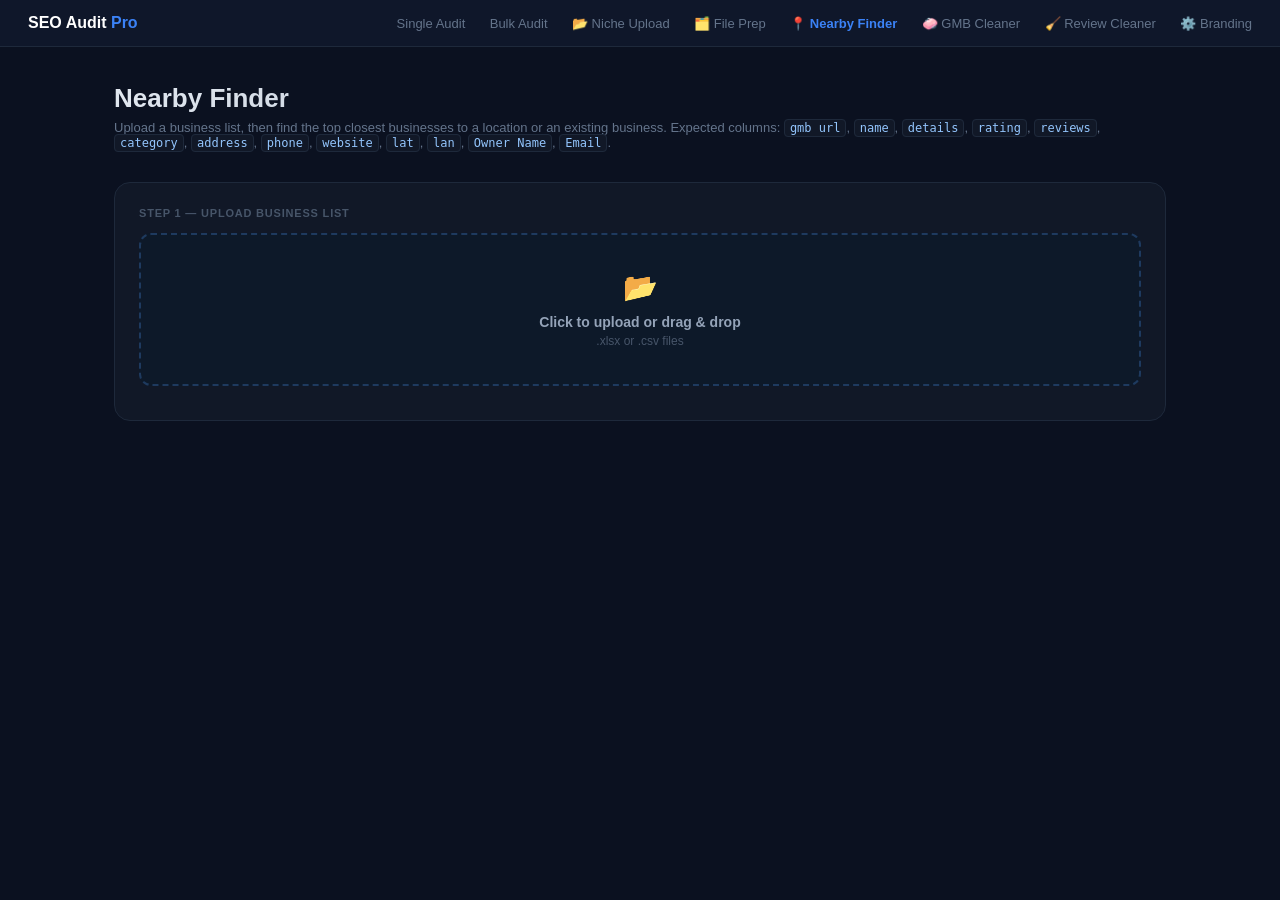
<file: templates/nearby.html>
<!DOCTYPE html>
<html lang="en">
<head>
  <meta charset="UTF-8">
  <meta name="viewport" content="width=device-width, initial-scale=1.0">
  <title>Nearby Finder — SEO Audit Pro</title>
  <style>
    * { box-sizing: border-box; margin: 0; padding: 0; }
    body { font-family: -apple-system, BlinkMacSystemFont, 'Segoe UI', sans-serif; background: #0b1120; color: #e2e8f0; min-height: 100vh; }

    .topbar { background: #0f172a; padding: 14px 28px; display: flex; align-items: center; justify-content: space-between; border-bottom: 1px solid #1e293b; }
    .topbar-logo { color: #fff; font-size: 16px; font-weight: 800; }
    .topbar-logo span { color: #3b82f6; }
    .topbar-nav a { color: #64748b; font-size: 13px; text-decoration: none; margin-left: 20px; transition: color 0.15s; }
    .topbar-nav a:hover { color: #cbd5e1; }
    .topbar-nav a.active { color: #3b82f6; font-weight: 600; }

    .page { max-width: 1100px; margin: 36px auto; padding: 0 24px 80px; }

    .hero { margin-bottom: 32px; }
    .hero h1 { font-size: 26px; font-weight: 800; background: linear-gradient(135deg, #e2e8f0, #94a3b8); -webkit-background-clip: text; -webkit-text-fill-color: transparent; margin-bottom: 6px; }
    .hero p { font-size: 13px; color: #64748b; }
    .hero code { background: #111827; border: 1px solid #1e293b; border-radius: 4px; padding: 1px 5px; color: #93c5fd; font-size: 12px; }

    .card {
      background: #111827; border: 1px solid #1e293b; border-radius: 16px;
      padding: 24px; margin-bottom: 20px;
    }
    .card-label { font-size: 11px; font-weight: 700; color: #475569; text-transform: uppercase; letter-spacing: 0.8px; margin-bottom: 14px; }

    .drop-zone {
      border: 2px dashed #1e3a5f; border-radius: 12px; padding: 36px 20px;
      text-align: center; cursor: pointer; transition: all 0.2s;
      background: #0d1929;
    }
    .drop-zone:hover, .drop-zone.dragover { border-color: #3b82f6; background: #0d1f3a; }
    .drop-zone-icon { font-size: 28px; margin-bottom: 10px; }
    .drop-zone-text { font-size: 14px; font-weight: 600; color: #94a3b8; }
    .drop-zone-sub { font-size: 12px; color: #475569; margin-top: 4px; }
    input[type=file] { display: none; }
    .file-selected { font-size: 12px; color: #3b82f6; font-weight: 600; margin-top: 10px; text-align: center; }

    .upload-status { display: none; font-size: 13px; color: #34d399; font-weight: 600; margin-top: 12px; text-align: center; }
    .upload-error { display: none; font-size: 13px; color: #f87171; font-weight: 600; margin-top: 12px; text-align: center; }

    #search-card { display: none; }

    .mode-tabs { display: flex; gap: 8px; margin-bottom: 18px; }
    .mode-tab {
      flex: 1; padding: 10px; text-align: center; border-radius: 8px; cursor: pointer;
      font-size: 12px; font-weight: 700; color: #64748b; background: #0d1929; border: 1px solid #1e293b;
      transition: all 0.15s;
    }
    .mode-tab.active { color: #fff; background: linear-gradient(135deg, #2563eb, #4f46e5); border-color: transparent; }

    label { font-size: 11px; font-weight: 600; color: #64748b; display: block; margin-bottom: 6px; letter-spacing: 0.3px; }
    input[type=text], input[type=number] {
      width: 100%; padding: 11px 14px; border: 1px solid #1e293b; border-radius: 8px;
      font-size: 13px; color: #e2e8f0; background: #0d1929; outline: none;
    }
    input[type=text]:focus, input[type=number]:focus { border-color: #3b82f6; }

    .field-row { margin-bottom: 14px; }
    .field-row-split { display: grid; grid-template-columns: 1fr 1fr; gap: 14px; }

    .btn-start {
      width: 100%; padding: 14px; border: none; border-radius: 12px; font-size: 15px; font-weight: 700;
      background: linear-gradient(135deg, #2563eb, #4f46e5); color: #fff;
      cursor: pointer; margin-top: 10px; letter-spacing: 0.3px; transition: opacity 0.2s;
    }
    .btn-start:hover { opacity: 0.9; }
    .btn-start:disabled { opacity: 0.4; cursor: not-allowed; }

    .search-error { display: none; font-size: 12px; color: #f87171; margin-top: 10px; }

    #results-card { display: none; }
    .target-banner {
      background: #0d2040; border: 1px solid #1e3a5f; border-radius: 10px;
      padding: 14px 18px; margin-bottom: 18px; font-size: 13px; color: #93c5fd;
    }
    .target-banner strong { color: #fff; }

    .results-table-wrap { overflow-x: auto; border-radius: 10px; border: 1px solid #1e293b; }
    table.results-table { width: 100%; border-collapse: collapse; font-size: 12px; }
    .results-table th { padding: 10px 14px; text-align: left; font-size: 10px; color: #475569; font-weight: 700; text-transform: uppercase; letter-spacing: 0.5px; background: #0d1929; border-bottom: 1px solid #1e293b; white-space: nowrap; }
    .results-table td { padding: 12px 14px; border-bottom: 1px solid #0f172a; color: #94a3b8; vertical-align: top; }
    .results-table tr:last-child td { border-bottom: none; }
    .results-table tr:hover { background: #0d1929; }
    .rank-badge {
      display: inline-flex; align-items: center; justify-content: center;
      width: 22px; height: 22px; border-radius: 50%; background: #1e293b; color: #93c5fd;
      font-weight: 700; font-size: 11px;
    }
    .biz-name { font-weight: 700; color: #e2e8f0; }
    .biz-sub { font-size: 11px; color: #475569; margin-top: 2px; }
    .distance-pill {
      display: inline-block; padding: 3px 10px; border-radius: 99px; font-size: 11px; font-weight: 700;
      background: #0d2535; color: #22d3ee;
    }
    .distance-pill.target-pill { background: #1a2e1a; color: #34d399; }
    tr.target-row { background: #0d1929; }
    tr.target-row:hover { background: #0d1f3a; }
    tr.target-row .biz-name::after { content: ' (you searched this)'; font-weight: 400; font-size: 10px; color: #475569; }
    .rank-badge.target-badge { background: #1a2e1a; color: #34d399; }
    .contact-link { color: #60a5fa; text-decoration: none; }
    .contact-link:hover { text-decoration: underline; }
    .muted { color: #374151; }

    .btn-download {
      padding: 9px 16px; border: none; border-radius: 8px; font-size: 12px; font-weight: 700;
      background: linear-gradient(135deg, #10b981, #059669); color: #fff;
      cursor: pointer; letter-spacing: 0.2px; transition: opacity 0.2s;
    }
    .btn-download:hover { opacity: 0.9; }
    .btn-download:disabled { opacity: 0.4; cursor: not-allowed; }
  </style>
</head>
<body>

<div class="topbar">
  <div class="topbar-logo">SEO Audit <span>Pro</span></div>
  <div class="topbar-nav">
    <a href="/">Single Audit</a>
    <a href="/bulk">Bulk Audit</a>
    <a href="/upload">📂 Niche Upload</a>
    <a href="/file-prep">🗂️ File Prep</a>
    <a href="/nearby" class="active">📍 Nearby Finder</a>
    <a href="/gmb-cleaner">🧼 GMB Cleaner</a>
    <a href="/review-cleaner">🧹 Review Cleaner</a>
    <a href="/settings">⚙️ Branding</a>
  </div>
</div>

<div class="page">
  <div class="hero">
    <h1>Nearby Finder</h1>
    <p>Upload a business list, then find the top closest businesses to a location or an existing business.
      Expected columns: <code>gmb url</code>, <code>name</code>, <code>details</code>, <code>rating</code>,
      <code>reviews</code>, <code>category</code>, <code>address</code>, <code>phone</code>, <code>website</code>,
      <code>lat</code>, <code>lan</code>, <code>Owner Name</code>, <code>Email</code>.</p>
  </div>

  <!-- Upload -->
  <div class="card">
    <div class="card-label">Step 1 — Upload Business List</div>
    <div class="drop-zone" id="drop-zone" onclick="document.getElementById('file-input').click()">
      <div class="drop-zone-icon">📂</div>
      <div class="drop-zone-text">Click to upload or drag & drop</div>
      <div class="drop-zone-sub">.xlsx or .csv files</div>
    </div>
    <input type="file" id="file-input" accept=".xlsx,.csv" onchange="onFileSelected(this)">
    <div class="file-selected" id="file-name"></div>
    <div class="upload-status" id="upload-status"></div>
    <div class="upload-error" id="upload-error"></div>
  </div>

  <!-- Search -->
  <div class="card" id="search-card">
    <div class="card-label">Step 2 — Find Closest Businesses</div>

    <div class="mode-tabs">
      <div class="mode-tab active" id="tab-name" onclick="setMode('name')">Search by Business Name</div>
      <div class="mode-tab" id="tab-latlon" onclick="setMode('latlon')">Search by Lat / Lon</div>
    </div>

    <div id="mode-name">
      <div class="field-row">
        <label for="search-name">Business Name</label>
        <input type="text" id="search-name" placeholder="Start typing a business name…" list="name-list" autocomplete="off">
        <datalist id="name-list"></datalist>
      </div>
    </div>

    <div id="mode-latlon" style="display:none;">
      <div class="field-row field-row-split">
        <div>
          <label for="search-lat">Latitude</label>
          <input type="text" id="search-lat" placeholder="33.5207">
        </div>
        <div>
          <label for="search-lon">Longitude</label>
          <input type="text" id="search-lon" placeholder="-86.8025">
        </div>
      </div>
    </div>

    <div class="field-row">
      <label for="search-count">Number of Closest Businesses</label>
      <input type="number" id="search-count" value="5" min="1" max="20">
    </div>

    <button class="btn-start" id="btn-search" onclick="runSearch()">Find Closest Businesses</button>
    <div class="search-error" id="search-error"></div>
  </div>

  <!-- Results -->
  <div class="card" id="results-card">
    <div style="display:flex; align-items:center; justify-content:space-between; margin-bottom:14px;">
      <div class="card-label" style="margin-bottom:0;">Results</div>
      <button class="btn-download" id="btn-download" onclick="downloadResults()">⬇ Download Excel</button>
    </div>
    <div class="target-banner" id="target-banner" style="display:none;"></div>
    <div class="results-table-wrap">
      <table class="results-table">
        <thead>
          <tr id="results-thead-row">
            <th>#</th>
            <th>Business</th>
            <th>Distance</th>
            <th>Rating</th>
            <th>Category</th>
            <th>Address</th>
            <th>Phone</th>
            <th>Website</th>
            <th>Owner</th>
            <th>Email</th>
          </tr>
        </thead>
        <tbody id="results-tbody"></tbody>
      </table>
    </div>
  </div>
</div>

<script>
let uploadId = null;
let mode = 'name';
let lastSearchBody = null;

// ── Drag & drop ──
const dz = document.getElementById('drop-zone');
dz.addEventListener('dragover', e => { e.preventDefault(); dz.classList.add('dragover'); });
dz.addEventListener('dragleave', () => dz.classList.remove('dragover'));
dz.addEventListener('drop', e => { e.preventDefault(); dz.classList.remove('dragover'); const f = e.dataTransfer.files[0]; if (f) handleFile(f); });
function onFileSelected(inp) { if (inp.files[0]) handleFile(inp.files[0]); }

async function handleFile(file) {
  document.getElementById('file-name').textContent = '📄 ' + file.name;
  const statusEl = document.getElementById('upload-status');
  const errorEl = document.getElementById('upload-error');
  statusEl.style.display = 'none';
  errorEl.style.display = 'none';
  document.getElementById('search-card').style.display = 'none';
  document.getElementById('results-card').style.display = 'none';

  const fd = new FormData();
  fd.append('file', file);

  try {
    const resp = await fetch('/api/nearby/upload', { method: 'POST', body: fd });
    const data = await resp.json();
    if (!resp.ok) {
      throw new Error(data.detail || 'Upload failed');
    }

    uploadId = data.upload_id;
    let statusText = `✓ Parsed ${data.count} businesses with valid coordinates`;
    if (data.duplicates_removed > 0) {
      statusText += ` (${data.duplicates_removed} duplicate rows skipped)`;
    }
    statusEl.textContent = statusText;
    statusEl.style.display = 'block';

    const nameList = document.getElementById('name-list');
    nameList.innerHTML = '';
    data.names.forEach(n => {
      const opt = document.createElement('option');
      opt.value = n;
      nameList.appendChild(opt);
    });

    document.getElementById('search-card').style.display = 'block';
  } catch (e) {
    errorEl.textContent = '✗ ' + e.message;
    errorEl.style.display = 'block';
  }
}

function setMode(m) {
  mode = m;
  document.getElementById('tab-name').classList.toggle('active', m === 'name');
  document.getElementById('tab-latlon').classList.toggle('active', m === 'latlon');
  document.getElementById('mode-name').style.display = m === 'name' ? 'block' : 'none';
  document.getElementById('mode-latlon').style.display = m === 'latlon' ? 'block' : 'none';
}

async function runSearch() {
  const errorEl = document.getElementById('search-error');
  errorEl.style.display = 'none';

  if (!uploadId) return;

  const body = { upload_id: uploadId, count: parseInt(document.getElementById('search-count').value) || 5 };

  if (mode === 'name') {
    const name = document.getElementById('search-name').value.trim();
    if (!name) {
      errorEl.textContent = 'Enter a business name.';
      errorEl.style.display = 'block';
      return;
    }
    body.name = name;
  } else {
    const lat = parseFloat(document.getElementById('search-lat').value);
    const lon = parseFloat(document.getElementById('search-lon').value);
    if (isNaN(lat) || isNaN(lon)) {
      errorEl.textContent = 'Enter valid latitude and longitude values.';
      errorEl.style.display = 'block';
      return;
    }
    body.lat = lat;
    body.lon = lon;
  }

  const btn = document.getElementById('btn-search');
  btn.disabled = true;
  btn.textContent = 'Searching…';

  try {
    const resp = await fetch('/api/nearby/search', {
      method: 'POST',
      headers: { 'Content-Type': 'application/json' },
      body: JSON.stringify(body),
    });
    const data = await resp.json();
    if (!resp.ok) {
      throw new Error(data.detail || 'Search failed');
    }
    lastSearchBody = body;
    renderResults(data);
  } catch (e) {
    errorEl.textContent = '✗ ' + e.message;
    errorEl.style.display = 'block';
  } finally {
    btn.disabled = false;
    btn.textContent = 'Find Closest Businesses';
  }
}

async function downloadResults() {
  if (!lastSearchBody) return;
  const btn = document.getElementById('btn-download');
  btn.disabled = true;
  btn.textContent = 'Preparing…';

  try {
    const resp = await fetch('/api/nearby/export', {
      method: 'POST',
      headers: { 'Content-Type': 'application/json' },
      body: JSON.stringify(lastSearchBody),
    });
    if (!resp.ok) {
      const data = await resp.json();
      throw new Error(data.detail || 'Export failed');
    }
    const blob = await resp.blob();
    const disposition = resp.headers.get('Content-Disposition') || '';
    const match = disposition.match(/filename=([^;]+)/);
    const filename = match ? match[1].trim() : 'nearby_results.xlsx';

    const url = URL.createObjectURL(blob);
    const a = document.createElement('a');
    a.href = url;
    a.download = filename;
    document.body.appendChild(a);
    a.click();
    a.remove();
    URL.revokeObjectURL(url);
  } catch (e) {
    alert('Download failed: ' + e.message);
  } finally {
    btn.disabled = false;
    btn.textContent = '⬇ Download Excel';
  }
}

function esc(s) {
  const d = document.createElement('div');
  d.textContent = s == null ? '' : String(s);
  return d.innerHTML;
}

function buildResultRow(r, rankHtml, isTarget, extraHeaders) {
  const tr = document.createElement('tr');
  if (isTarget) tr.className = 'target-row';
  let html = `
    <td>${rankHtml}</td>
    <td>
      <div class="biz-name">${esc(r.name)}</div>
      ${r.details ? `<div class="biz-sub">${esc(r.details).substring(0, 80)}</div>` : ''}
    </td>
    <td>${isTarget ? '<span class="distance-pill target-pill">Search Center</span>' : `<span class="distance-pill">${r.distance_miles} mi</span>`}</td>
    <td>${r.rating != null ? '⭐ ' + r.rating + (r.reviews != null ? ' (' + r.reviews + ')' : '') : '<span class="muted">—</span>'}</td>
    <td>${r.category ? esc(r.category) : '<span class="muted">—</span>'}</td>
    <td>${r.address ? esc(r.address) : '<span class="muted">—</span>'}</td>
    <td>${r.phone ? esc(r.phone) : '<span class="muted">—</span>'}</td>
    <td>${r.website ? `<a class="contact-link" href="${esc(r.website)}" target="_blank" rel="noopener">Visit</a>` : '<span class="muted">—</span>'}</td>
    <td>${r.owner_name ? esc(r.owner_name) : '<span class="muted">—</span>'}</td>
    <td>${r.email ? `<a class="contact-link" href="mailto:${esc(r.email)}">${esc(r.email)}</a>` : '<span class="muted">—</span>'}</td>
  `;
  (extraHeaders || []).forEach(h => {
    const val = (r.extra && r.extra[h]) || '';
    if (val && /^https?:\/\//i.test(val)) {
      html += `<td><a class="contact-link" href="${esc(val)}" target="_blank" rel="noopener">${esc(h)}</a></td>`;
    } else {
      html += `<td>${val ? esc(val) : '<span class="muted">—</span>'}</td>`;
    }
  });
  tr.innerHTML = html;
  return tr;
}

function renderExtraHeaders(extraHeaders) {
  const theadRow = document.getElementById('results-thead-row');
  theadRow.querySelectorAll('th.extra-col').forEach(el => el.remove());
  extraHeaders.forEach(h => {
    const th = document.createElement('th');
    th.className = 'extra-col';
    th.textContent = h;
    theadRow.appendChild(th);
  });
}

function renderResults(data) {
  const card = document.getElementById('results-card');
  const banner = document.getElementById('target-banner');
  const tbody = document.getElementById('results-tbody');
  const extraHeaders = data.extra_headers || [];

  renderExtraHeaders(extraHeaders);

  const count = document.getElementById('search-count').value || 5;
  if (data.target) {
    banner.style.display = 'block';
    banner.innerHTML = `📍 Showing the ${count} closest businesses to <strong>${esc(data.target.name)}</strong> — the search-center business is pinned as the first row below.`;
  } else {
    banner.style.display = 'block';
    banner.innerHTML = `📍 Showing the ${count} closest businesses to <strong>${data.query_lat.toFixed(5)}, ${data.query_lon.toFixed(5)}</strong>`;
  }

  tbody.innerHTML = '';
  if (data.target) {
    tbody.appendChild(buildResultRow(data.target, '<span class="rank-badge target-badge">📍</span>', true, extraHeaders));
  }
  if (!data.results.length) {
    tbody.innerHTML += `<tr><td colspan="${10 + extraHeaders.length}" style="text-align:center;color:#475569;padding:20px;">No nearby businesses found.</td></tr>`;
  } else {
    data.results.forEach((r, i) => {
      tbody.appendChild(buildResultRow(r, `<span class="rank-badge">${i + 1}</span>`, false, extraHeaders));
    });
  }

  card.style.display = 'block';
  card.scrollIntoView({ behavior: 'smooth', block: 'nearest' });
}
</script>
</body>
</html>
</file>
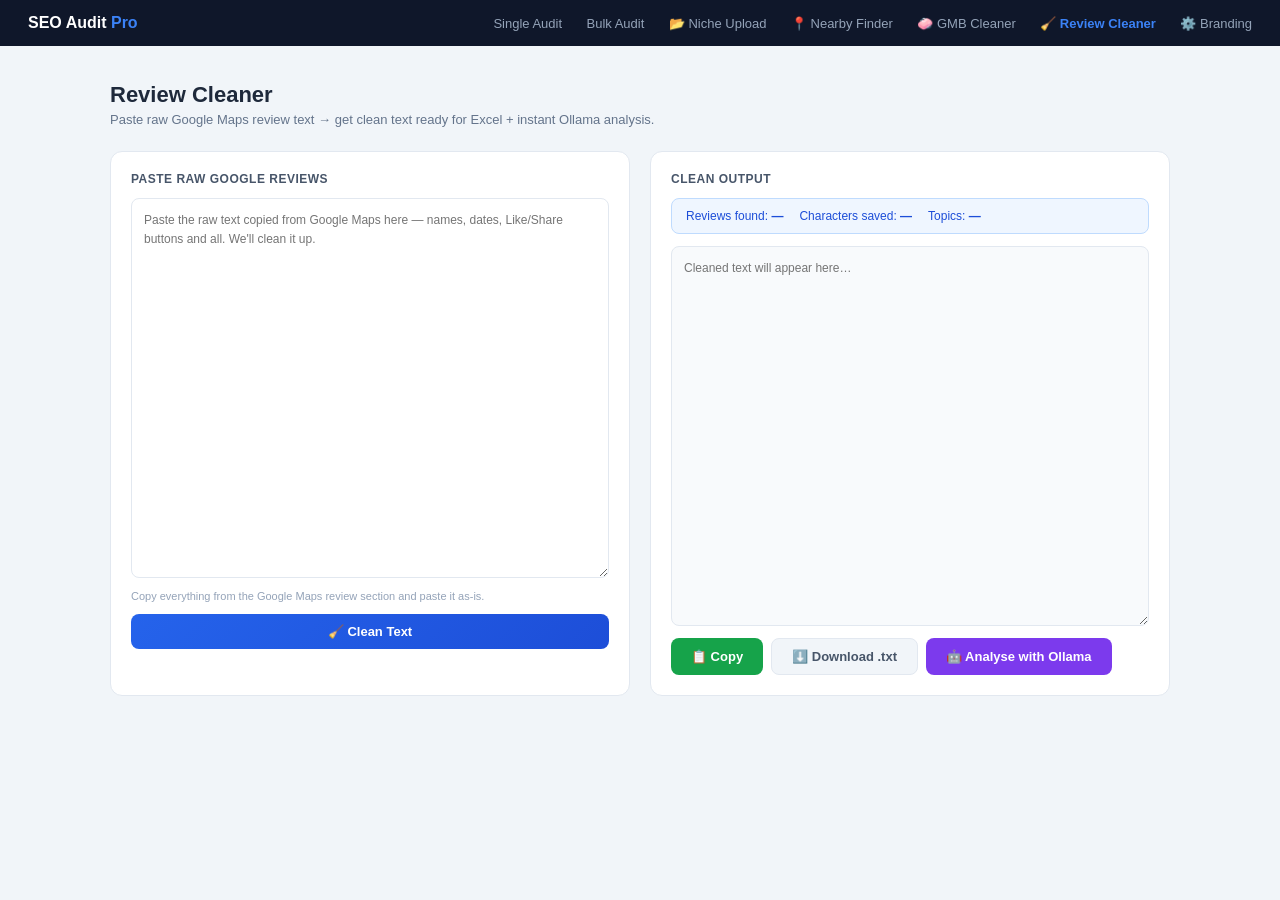
<file: templates/review_cleaner.html>
<!DOCTYPE html>
<html lang="en">
<head>
  <meta charset="UTF-8">
  <meta name="viewport" content="width=device-width, initial-scale=1.0">
  <title>Review Cleaner — SEO Audit Pro</title>
  <style>
    * { box-sizing: border-box; margin: 0; padding: 0; }
    body { font-family: -apple-system, BlinkMacSystemFont, 'Segoe UI', sans-serif; background: #f1f5f9; color: #1e293b; min-height: 100vh; }

    .topbar { background: #0f172a; padding: 14px 28px; display: flex; align-items: center; justify-content: space-between; }
    .topbar-logo { color: #fff; font-size: 16px; font-weight: 800; }
    .topbar-logo span { color: #3b82f6; }
    .topbar-nav a { color: #94a3b8; font-size: 13px; text-decoration: none; margin-left: 20px; }
    .topbar-nav a:hover { color: #fff; }
    .topbar-nav a.active { color: #3b82f6; font-weight: 600; }

    .page { max-width: 1100px; margin: 36px auto; padding: 0 20px 60px; }
    h1 { font-size: 22px; font-weight: 800; margin-bottom: 4px; }
    .subtitle { font-size: 13px; color: #64748b; margin-bottom: 24px; }

    .columns { display: grid; grid-template-columns: 1fr 1fr; gap: 20px; }
    @media (max-width: 720px) { .columns { grid-template-columns: 1fr; } }

    .panel { background: #fff; border-radius: 12px; border: 1px solid #e2e8f0; padding: 20px; display: flex; flex-direction: column; gap: 12px; }
    .panel-title { font-size: 12px; font-weight: 700; color: #475569; text-transform: uppercase; letter-spacing: 0.5px; }

    textarea {
      width: 100%; height: 380px; border: 1px solid #e2e8f0; border-radius: 8px;
      padding: 12px; font-size: 12px; line-height: 1.6; color: #334155;
      resize: vertical; outline: none; font-family: inherit;
    }
    textarea:focus { border-color: #3b82f6; }
    textarea[readonly] { background: #f8fafc; }

    .btn {
      border: none; border-radius: 8px; padding: 10px 20px;
      font-size: 13px; font-weight: 700; cursor: pointer;
    }
    .btn-primary { background: linear-gradient(135deg,#2563eb,#1d4ed8); color: #fff; width: 100%; }
    .btn-primary:hover { opacity: 0.9; }
    .btn-primary:disabled { opacity: 0.5; cursor: not-allowed; }
    .btn-secondary { background: #f1f5f9; color: #475569; border: 1px solid #e2e8f0; }
    .btn-secondary:hover { background: #e2e8f0; }
    .btn-green { background: #16a34a; color: #fff; }
    .btn-green:hover { opacity: 0.9; }
    .btn-purple { background: #7c3aed; color: #fff; }
    .btn-purple:hover { opacity: 0.9; }

    .btn-row { display: flex; gap: 8px; }

    .stats-bar {
      display: none; background: #eff6ff; border: 1px solid #bfdbfe;
      border-radius: 8px; padding: 10px 14px; font-size: 12px; color: #1d4ed8;
      display: flex; gap: 16px; flex-wrap: wrap;
    }
    .stats-bar span { font-weight: 700; }

    .analysis-box {
      display: none; background: #f8fafc; border: 1px solid #e2e8f0;
      border-radius: 8px; padding: 14px; font-size: 12px; line-height: 1.8;
    }
    .analysis-box.visible { display: block; }
    .analysis-row { margin-bottom: 8px; }
    .analysis-key { font-weight: 700; color: #475569; }
    .analysis-val { color: #1e293b; }
    .badge-good { display: inline-block; background: #dcfce7; color: #16a34a; border-radius: 4px; padding: 1px 6px; font-size: 11px; font-weight: 700; margin-right: 4px; }
    .badge-bad  { display: inline-block; background: #fee2e2; color: #dc2626; border-radius: 4px; padding: 1px 6px; font-size: 11px; font-weight: 700; margin-right: 4px; }

    .spinner { display: none; font-size: 12px; color: #64748b; }
    .spinner.visible { display: block; }

    .tip { font-size: 11px; color: #94a3b8; }
  </style>
</head>
<body>

<div class="topbar">
  <div class="topbar-logo">SEO Audit <span>Pro</span></div>
  <div class="topbar-nav">
    <a href="/">Single Audit</a>
    <a href="/bulk">Bulk Audit</a>
    <a href="/upload">📂 Niche Upload</a>
    <a href="/nearby">📍 Nearby Finder</a>
    <a href="/gmb-cleaner">🧼 GMB Cleaner</a>
    <a href="/review-cleaner" class="active">🧹 Review Cleaner</a>
    <a href="/settings">⚙️ Branding</a>
  </div>
</div>

<div class="page">
  <h1>Review Cleaner</h1>
  <p class="subtitle">Paste raw Google Maps review text → get clean text ready for Excel + instant Ollama analysis.</p>

  <div class="columns">

    <!-- LEFT: Input -->
    <div class="panel">
      <div class="panel-title">Paste Raw Google Reviews</div>
      <textarea id="raw-input" placeholder="Paste the raw text copied from Google Maps here — names, dates, Like/Share buttons and all. We'll clean it up."></textarea>
      <p class="tip">Copy everything from the Google Maps review section and paste it as-is.</p>
      <button class="btn btn-primary" onclick="cleanText()">🧹 Clean Text</button>
    </div>

    <!-- RIGHT: Output -->
    <div class="panel">
      <div class="panel-title">Clean Output</div>

      <div class="stats-bar" id="stats-bar">
        <div>Reviews found: <span id="stat-reviews">—</span></div>
        <div>Characters saved: <span id="stat-saved">—</span></div>
        <div>Topics: <span id="stat-topics">—</span></div>
      </div>

      <textarea id="clean-output" readonly placeholder="Cleaned text will appear here…"></textarea>

      <div class="btn-row">
        <button class="btn btn-green" onclick="copyText()" id="btn-copy" disabled>📋 Copy</button>
        <button class="btn btn-secondary" onclick="downloadText()" id="btn-download" disabled>⬇️ Download .txt</button>
        <button class="btn btn-purple" onclick="analyseText()" id="btn-analyse" disabled>🤖 Analyse with Ollama</button>
      </div>

      <div class="spinner" id="spinner">⏳ Ollama is analysing reviews…</div>

      <!-- Ollama analysis result -->
      <div class="analysis-box" id="analysis-box">
        <div class="analysis-row"><span class="analysis-key">👍 Top Praise: </span><span class="analysis-val" id="an-praise"></span></div>
        <div class="analysis-row"><span class="analysis-key">👎 Top Complaints: </span><span class="analysis-val" id="an-complaints"></span></div>
        <div class="analysis-row"><span class="analysis-key">👥 Staff Patterns: </span><span class="analysis-val" id="an-staff"></span></div>
        <div class="analysis-row"><span class="analysis-key">🔑 Service Keywords: </span><span class="analysis-val" id="an-keywords"></span></div>
        <div class="analysis-row"><span class="analysis-key">⭐ Differentiators: </span><span class="analysis-val" id="an-diff"></span></div>
        <div class="analysis-row"><span class="analysis-key">💬 Customer Language: </span><span class="analysis-val" id="an-lang"></span></div>
        <div class="analysis-row"><span class="analysis-key">💡 Key Insight: </span><span class="analysis-val" id="an-insight"></span></div>
      </div>
    </div>

  </div>
</div>

<script>
async function cleanText() {
  const raw = document.getElementById('raw-input').value.trim();
  if (!raw) { alert('Paste some review text first.'); return; }

  const resp = await fetch('/api/review-cleaner/clean', {
    method: 'POST',
    headers: { 'Content-Type': 'application/json' },
    body: JSON.stringify({ text: raw }),
  });
  const data = await resp.json();

  document.getElementById('clean-output').value = data.cleaned;

  // Stats
  document.getElementById('stat-reviews').textContent = data.stats.reviews_found;
  document.getElementById('stat-saved').textContent = data.stats.chars_saved.toLocaleString() + ' chars';
  document.getElementById('stat-topics').textContent = data.stats.topics.length > 0 ? data.stats.topics.join(', ') : 'none';
  document.getElementById('stats-bar').style.display = 'flex';

  // Enable buttons
  document.getElementById('btn-copy').disabled = false;
  document.getElementById('btn-download').disabled = false;
  document.getElementById('btn-analyse').disabled = false;

  // Hide previous analysis
  document.getElementById('analysis-box').classList.remove('visible');
  document.getElementById('spinner').classList.remove('visible');
}

async function analyseText() {
  const cleaned = document.getElementById('clean-output').value.trim();
  if (!cleaned) return;

  document.getElementById('spinner').classList.add('visible');
  document.getElementById('analysis-box').classList.remove('visible');
  document.getElementById('btn-analyse').disabled = true;

  const resp = await fetch('/api/review-cleaner/analyse', {
    method: 'POST',
    headers: { 'Content-Type': 'application/json' },
    body: JSON.stringify({ text: cleaned }),
  });
  const data = await resp.json();

  document.getElementById('spinner').classList.remove('visible');
  document.getElementById('btn-analyse').disabled = false;

  if (data.analysis) {
    const a = data.analysis;
    document.getElementById('an-praise').textContent = a.TOP_PRAISE || '—';
    document.getElementById('an-complaints').textContent = a.TOP_COMPLAINTS || '—';
    document.getElementById('an-staff').textContent = a.STAFF_PATTERNS || '—';
    document.getElementById('an-keywords').textContent = a.SERVICE_KEYWORDS || '—';
    document.getElementById('an-diff').textContent = a.DIFFERENTIATORS || '—';
    document.getElementById('an-lang').textContent = a.CUSTOMER_LANGUAGE || '—';
    document.getElementById('an-insight').textContent = a.KEY_INSIGHT || '—';
    document.getElementById('analysis-box').classList.add('visible');
  }
}

function copyText() {
  const output = document.getElementById('clean-output');
  output.select();
  document.execCommand('copy');
  const btn = document.getElementById('btn-copy');
  btn.textContent = '✅ Copied!';
  setTimeout(() => btn.textContent = '📋 Copy', 2000);
}

function downloadText() {
  const text = document.getElementById('clean-output').value;
  const blob = new Blob([text], { type: 'text/plain' });
  const a = document.createElement('a');
  a.href = URL.createObjectURL(blob);
  a.download = 'clean_reviews.txt';
  a.click();
}
</script>
</body>
</html>
</file>
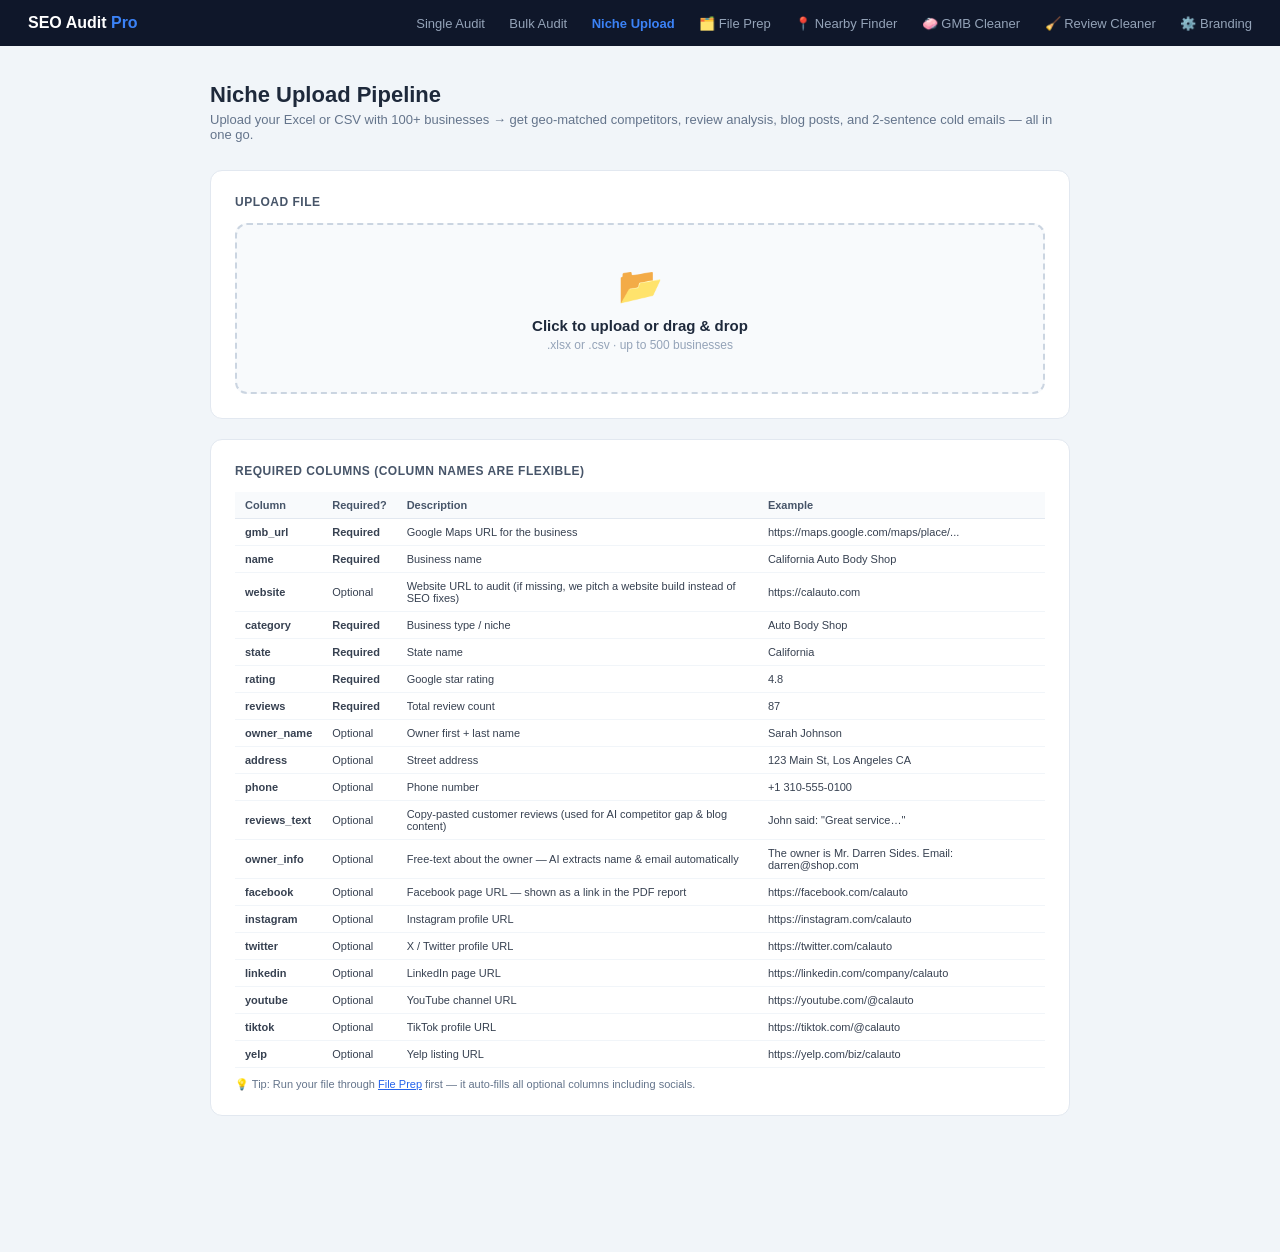
<file: templates/upload.html>
<!DOCTYPE html>
<html lang="en">
<head>
  <meta charset="UTF-8">
  <meta name="viewport" content="width=device-width, initial-scale=1.0">
  <title>Niche Upload — SEO Audit Pro</title>
  <style>
    * { box-sizing: border-box; margin: 0; padding: 0; }
    body { font-family: -apple-system, BlinkMacSystemFont, 'Segoe UI', sans-serif; background: #f1f5f9; color: #1e293b; min-height: 100vh; }

    .topbar { background: #0f172a; padding: 14px 28px; display: flex; align-items: center; justify-content: space-between; }
    .topbar-logo { color: #fff; font-size: 16px; font-weight: 800; }
    .topbar-logo span { color: #3b82f6; }
    .topbar-nav a { color: #94a3b8; font-size: 13px; text-decoration: none; margin-left: 20px; }
    .topbar-nav a:hover { color: #fff; }
    .topbar-nav a.active { color: #3b82f6; font-weight: 600; }

    .page { max-width: 900px; margin: 36px auto; padding: 0 20px 80px; }
    h1 { font-size: 22px; font-weight: 800; margin-bottom: 4px; }
    .subtitle { font-size: 13px; color: #64748b; margin-bottom: 28px; }

    .card { background: #fff; border-radius: 12px; border: 1px solid #e2e8f0; padding: 24px; margin-bottom: 20px; }
    .card-title { font-size: 12px; font-weight: 700; color: #475569; text-transform: uppercase; letter-spacing: 0.5px; margin-bottom: 14px; }

    /* Upload zone */
    .drop-zone {
      border: 2px dashed #cbd5e1; border-radius: 12px; padding: 40px 20px;
      text-align: center; cursor: pointer; transition: all 0.2s; background: #f8fafc;
    }
    .drop-zone:hover, .drop-zone.dragover { border-color: #3b82f6; background: #eff6ff; }
    .drop-icon { font-size: 36px; margin-bottom: 10px; }
    .drop-title { font-size: 15px; font-weight: 700; color: #1e293b; margin-bottom: 4px; }
    .drop-sub { font-size: 12px; color: #94a3b8; }
    #file-input { display: none; }

    /* Column guide */
    .col-table { width: 100%; border-collapse: collapse; font-size: 11px; }
    .col-table th { background: #f8fafc; padding: 7px 10px; text-align: left; color: #475569; font-weight: 700; border-bottom: 1px solid #e2e8f0; }
    .col-table td { padding: 7px 10px; border-bottom: 1px solid #f1f5f9; color: #374151; }
    .req { color: #dc2626; font-weight: 700; }
    .opt { color: #94a3b8; }

    /* Progress */
    #progress-view { display: none; }
    .step-list { display: flex; flex-direction: column; gap: 12px; }
    .step-item { display: flex; align-items: center; gap: 12px; padding: 12px 16px; border-radius: 10px; background: #f8fafc; border: 1px solid #e2e8f0; font-size: 13px; flex-wrap: wrap; }
    .step-detail { width: 100%; font-size: 11px; color: #2563eb; padding-left: 40px; margin-top: 2px; display: none; font-style: italic; }
    .step-item.active .step-detail { display: block; }
    .step-item.active { background: #eff6ff; border-color: #93c5fd; }
    .step-icon { font-size: 20px; width: 28px; text-align: center; flex-shrink: 0; }
    .step-label { flex: 1; font-weight: 600; color: #1e293b; }
    .step-item.active { background: #eff6ff; border-color: #93c5fd; }
    .step-item.done { background: #f0fdf4; border-color: #86efac; }
    .step-item.pending { opacity: 0.4; }

    /* Results */
    #results-view { display: none; }

    .results-grid { display: grid; grid-template-columns: 1fr 1fr 1fr; gap: 14px; margin-bottom: 20px; }
    .stat-box { background: #fff; border: 1px solid #e2e8f0; border-radius: 10px; padding: 16px; text-align: center; }
    .stat-num { font-size: 28px; font-weight: 800; color: #2563eb; }
    .stat-lbl { font-size: 10px; color: #94a3b8; text-transform: uppercase; letter-spacing: 0.5px; margin-top: 3px; }

    /* Blog tabs */
    .tabs { display: flex; gap: 6px; margin-bottom: 16px; flex-wrap: wrap; }
    .tab-btn { padding: 8px 16px; border-radius: 8px; border: 1px solid #e2e8f0; background: #f8fafc; font-size: 12px; font-weight: 600; color: #64748b; cursor: pointer; }
    .tab-btn.active { background: #2563eb; color: #fff; border-color: #2563eb; }
    .tab-panel { display: none; }
    .tab-panel.active { display: block; }
    .blog-content {
      background: #f8fafc; border: 1px solid #e2e8f0; border-radius: 10px;
      padding: 20px; font-size: 12px; line-height: 1.8; color: #374151;
      white-space: pre-wrap; max-height: 500px; overflow-y: auto;
      font-family: Georgia, serif;
    }
    .btn-copy { background: #f1f5f9; border: 1px solid #e2e8f0; border-radius: 6px; padding: 6px 14px; font-size: 11px; font-weight: 600; color: #475569; cursor: pointer; margin-top: 8px; }
    .btn-copy:hover { background: #e2e8f0; }

    /* Email table */
    .email-table { width: 100%; border-collapse: collapse; font-size: 11px; }
    .email-table th { background: #f8fafc; padding: 8px 10px; text-align: left; color: #475569; font-weight: 700; border-bottom: 2px solid #e2e8f0; }
    .email-table td { padding: 8px 10px; border-bottom: 1px solid #f1f5f9; vertical-align: top; }
    .email-table tr:hover td { background: #f8fafc; }
    .email-body-cell { max-width: 320px; color: #374151; line-height: 1.5; }
    .email-subject-cell { font-weight: 600; color: #1e293b; max-width: 200px; }
    .competitor-badge { font-size: 9px; color: #7c3aed; background: #f5f3ff; border-radius: 4px; padding: 1px 5px; }

    /* Geo preview */
    .geo-table { width: 100%; border-collapse: collapse; font-size: 11px; }
    .geo-table th { background: #f8fafc; padding: 7px 10px; text-align: left; color: #475569; font-weight: 700; border-bottom: 1px solid #e2e8f0; }
    .geo-table td { padding: 7px 10px; border-bottom: 1px solid #f1f5f9; }

    .btn-primary { background: #2563eb; color: #fff; border: none; border-radius: 8px; padding: 12px 24px; font-size: 14px; font-weight: 700; cursor: pointer; }
    .btn-primary:hover { background: #1d4ed8; }
    .btn-export { background: #059669; color: #fff; border: none; border-radius: 8px; padding: 10px 20px; font-size: 13px; font-weight: 700; cursor: pointer; text-decoration: none; display: inline-block; }

    /* Audit result rows */
    .audit-row { background:#fff; border:1px solid #e2e8f0; border-radius:10px; padding:12px 16px; margin-bottom:8px; }
    .audit-row-top { display:flex; align-items:center; gap:14px; flex-wrap:wrap; }
    .audit-rank { font-size:18px; font-weight:800; color:#cbd5e1; min-width:28px; text-align:center; }
    .audit-tier { font-size:22px; flex-shrink:0; }
    .audit-info { flex:1; min-width:140px; }
    .audit-name { font-size:13px; font-weight:700; color:#1e293b; }
    .audit-site { font-size:10px; color:#94a3b8; margin-top:1px; overflow:hidden; text-overflow:ellipsis; white-space:nowrap; max-width:200px; }
    .audit-score { text-align:center; min-width:54px; }
    .audit-score-num { font-size:24px; font-weight:800; }
    .audit-score-lbl { font-size:9px; color:#94a3b8; text-transform:uppercase; }
    .audit-tier-label { font-size:10px; font-weight:700; padding:3px 8px; border-radius:99px; flex-shrink:0; }
    .btn-report { background:#2563eb; color:#fff; border:none; border-radius:7px; padding:7px 14px; font-size:11px; font-weight:700; text-decoration:none; flex-shrink:0; }
    .btn-report:hover { background:#1d4ed8; }
    .audit-error { font-size:11px; color:#dc2626; flex:1; }
    /* Email thread */
    .thread-toggle { margin-top:10px; background:none; border:1px solid #e2e8f0; border-radius:6px; padding:5px 12px; font-size:11px; font-weight:600; color:#2563eb; cursor:pointer; width:100%; text-align:left; }
    .thread-toggle:hover { background:#f0f7ff; }
    .thread-body { margin-top:8px; border-left:3px solid #e2e8f0; padding-left:12px; }
    .thread-email { margin-bottom:12px; padding-bottom:12px; border-bottom:1px dashed #e2e8f0; }
    .thread-email:last-child { border-bottom:none; margin-bottom:0; }
    .thread-day { font-size:9px; font-weight:700; text-transform:uppercase; letter-spacing:0.5px; color:#94a3b8; margin-bottom:3px; }
    .thread-subject { font-size:11px; font-weight:700; color:#1e293b; margin-bottom:4px; }
    .thread-text { font-size:12px; color:#475569; line-height:1.5; white-space:pre-wrap; }
    @keyframes fadeIn { from { opacity:0; transform:translateY(6px); } to { opacity:1; transform:none; } }
  </style>
</head>
<body>

<div class="topbar">
  <div class="topbar-logo">SEO Audit <span>Pro</span></div>
  <div class="topbar-nav">
    <a href="/">Single Audit</a>
    <a href="/bulk">Bulk Audit</a>
    <a href="/upload" class="active">Niche Upload</a>
    <a href="/file-prep">🗂️ File Prep</a>
    <a href="/nearby">📍 Nearby Finder</a>
    <a href="/gmb-cleaner">🧼 GMB Cleaner</a>
    <a href="/review-cleaner">🧹 Review Cleaner</a>
    <a href="/settings">⚙️ Branding</a>
  </div>
</div>

<div class="page">

  <!-- ── INPUT ── -->
  <div id="input-view">
    <h1>Niche Upload Pipeline</h1>
    <p class="subtitle">Upload your Excel or CSV with 100+ businesses → get geo-matched competitors, review analysis, blog posts, and 2-sentence cold emails — all in one go.</p>

    <div class="card">
      <div class="card-title">Upload File</div>
      <div class="drop-zone" id="drop-zone" onclick="document.getElementById('file-input').click()">
        <div class="drop-icon">📂</div>
        <div class="drop-title">Click to upload or drag & drop</div>
        <div class="drop-sub">.xlsx or .csv · up to 500 businesses</div>
      </div>
      <input type="file" id="file-input" accept=".xlsx,.csv" onchange="handleFile(this.files[0])">
      <div id="file-name" style="font-size:12px;color:#64748b;margin-top:10px;display:none;"></div>
      <button class="btn-primary" id="btn-start" onclick="startUpload()" style="margin-top:16px;width:100%;display:none;">
        🚀 Run Niche Pipeline
      </button>
    </div>

    <div class="card">
      <div class="card-title">Required Columns (column names are flexible)</div>
      <table class="col-table">
        <thead><tr><th>Column</th><th>Required?</th><th>Description</th><th>Example</th></tr></thead>
        <tbody>
          <tr><td><strong>gmb_url</strong></td><td class="req">Required</td><td>Google Maps URL for the business</td><td>https://maps.google.com/maps/place/...</td></tr>
          <tr><td><strong>name</strong></td><td class="req">Required</td><td>Business name</td><td>California Auto Body Shop</td></tr>
          <tr><td><strong>website</strong></td><td class="opt">Optional</td><td>Website URL to audit (if missing, we pitch a website build instead of SEO fixes)</td><td>https://calauto.com</td></tr>
          <tr><td><strong>category</strong></td><td class="req">Required</td><td>Business type / niche</td><td>Auto Body Shop</td></tr>
          <tr><td><strong>state</strong></td><td class="req">Required</td><td>State name</td><td>California</td></tr>
          <tr><td><strong>rating</strong></td><td class="req">Required</td><td>Google star rating</td><td>4.8</td></tr>
          <tr><td><strong>reviews</strong></td><td class="req">Required</td><td>Total review count</td><td>87</td></tr>
          <tr><td><strong>owner_name</strong></td><td class="opt">Optional</td><td>Owner first + last name</td><td>Sarah Johnson</td></tr>
          <tr><td><strong>address</strong></td><td class="opt">Optional</td><td>Street address</td><td>123 Main St, Los Angeles CA</td></tr>
          <tr><td><strong>phone</strong></td><td class="opt">Optional</td><td>Phone number</td><td>+1 310-555-0100</td></tr>
          <tr><td><strong>reviews_text</strong></td><td class="opt">Optional</td><td>Copy-pasted customer reviews (used for AI competitor gap &amp; blog content)</td><td>John said: "Great service…"</td></tr>
          <tr><td><strong>owner_info</strong></td><td class="opt">Optional</td><td>Free-text about the owner — AI extracts name &amp; email automatically</td><td>The owner is Mr. Darren Sides. Email: darren@shop.com</td></tr>
          <tr><td><strong>facebook</strong></td><td class="opt">Optional</td><td>Facebook page URL — shown as a link in the PDF report</td><td>https://facebook.com/calauto</td></tr>
          <tr><td><strong>instagram</strong></td><td class="opt">Optional</td><td>Instagram profile URL</td><td>https://instagram.com/calauto</td></tr>
          <tr><td><strong>twitter</strong></td><td class="opt">Optional</td><td>X / Twitter profile URL</td><td>https://twitter.com/calauto</td></tr>
          <tr><td><strong>linkedin</strong></td><td class="opt">Optional</td><td>LinkedIn page URL</td><td>https://linkedin.com/company/calauto</td></tr>
          <tr><td><strong>youtube</strong></td><td class="opt">Optional</td><td>YouTube channel URL</td><td>https://youtube.com/@calauto</td></tr>
          <tr><td><strong>tiktok</strong></td><td class="opt">Optional</td><td>TikTok profile URL</td><td>https://tiktok.com/@calauto</td></tr>
          <tr><td><strong>yelp</strong></td><td class="opt">Optional</td><td>Yelp listing URL</td><td>https://yelp.com/biz/calauto</td></tr>
        </tbody>
      </table>
      <p style="margin-top:10px;font-size:11px;color:#64748b;">💡 Tip: Run your file through <a href="/file-prep" style="color:#2563eb;">File Prep</a> first — it auto-fills all optional columns including socials.</p>
    </div>
  </div>

  <!-- ── PROGRESS ── -->
  <div id="progress-view">
    <h1>Running Niche Pipeline…</h1>
    <p class="subtitle" id="progress-sub">Processing your businesses.</p>
    <div class="card" style="margin-top:20px;">
      <div class="step-list" id="step-list">
        <div class="step-item pending" id="step-0"><span class="step-icon">📍</span><span class="step-label">Reading owner info & matching nearest competitors</span><span class="step-detail" id="detail-0"></span></div>
        <div class="step-item pending" id="step-1"><span class="step-icon">🚀</span><span class="step-label" id="step-1-label">Processing each business (email + PDF report)</span><span class="step-detail" id="detail-1"></span></div>
        <div class="step-item pending" id="step-2"><span class="step-icon">✍️</span><span class="step-label">Writing blog posts</span><span class="step-detail" id="detail-2"></span></div>
        <div class="step-item pending" id="step-3"><span class="step-icon">✅</span><span class="step-label">Finalising results</span><span class="step-detail" id="detail-3"></span></div>
      </div>
    </div>

    <!-- Live results — appear as each audit finishes -->
    <div id="live-results-card" style="display:none; margin-top:20px;">
      <div style="display:flex; align-items:center; justify-content:space-between; margin-bottom:10px;">
        <div style="font-size:13px; font-weight:700; color:#1e293b;">📥 Reports Ready to Download</div>
        <div style="display:flex;align-items:center;gap:10px;">
          <div id="live-count" style="font-size:11px; color:#64748b;"></div>
          <button id="btn-live-emails" onclick="downloadLiveEmails()" style="display:none;padding:6px 14px;background:#1d6f42;color:#fff;border:none;border-radius:6px;font-size:12px;font-weight:700;cursor:pointer;">📊 Download Emails Excel</button>
          <button id="btn-download-all" onclick="downloadAll()" style="display:none;padding:6px 14px;background:#2563eb;color:#fff;border:none;border-radius:6px;font-size:12px;font-weight:700;cursor:pointer;">⬇ Download All PDFs</button>
        </div>
      </div>
      <div id="live-list"></div>
    </div>
  </div>

  <!-- ── RESULTS ── -->
  <div id="results-view">
    <h1>✅ Pipeline Complete</h1>
    <p class="subtitle">All outputs ready below.</p>

    <!-- Summary stats -->
    <div class="results-grid" style="grid-template-columns:1fr 1fr 1fr 1fr;">
      <div class="stat-box"><div class="stat-num" id="r-total">—</div><div class="stat-lbl">Businesses</div></div>
      <div class="stat-box"><div class="stat-num" id="r-located">—</div><div class="stat-lbl">Geo-Located</div></div>
      <div class="stat-box"><div class="stat-num" id="r-audited">—</div><div class="stat-lbl">Websites Audited</div></div>
      <div class="stat-box"><div class="stat-num" id="r-emails">—</div><div class="stat-lbl">Cold Emails</div></div>
    </div>

    <!-- Geo-match preview -->
    <div class="card">
      <div class="card-title">📍 Geo-Match Preview (first 10)</div>
      <table class="geo-table">
        <thead><tr><th>Business</th><th>Owner</th><th>Rating</th><th>Reviews</th><th>Nearest Competitor</th><th>Distance</th></tr></thead>
        <tbody id="geo-tbody"></tbody>
      </table>
    </div>

    <!-- Blog posts -->
    <div class="card" id="blog-card" style="display:none;">
      <div class="card-title">📝 Blog Posts</div>
      <div id="blog-groups"></div>
    </div>

    <!-- Cold emails -->
    <div class="card">
      <div class="card-title">✉️ 2-Sentence Cold Emails</div>
      <div style="margin-bottom:10px;display:flex;gap:8px;flex-wrap:wrap;">
        <button class="btn-export" onclick="exportCSV()">⬇️ Export CSV</button>
        <button class="btn-export" id="btn-xlsx" onclick="exportExcel()" style="background:#1d6f42;color:#fff;border:none;border-radius:7px;padding:7px 14px;font-size:11px;font-weight:700;cursor:pointer;">📊 Export Excel</button>
      </div>
      <div style="overflow-x:auto;">
        <table class="email-table">
          <thead><tr><th>#</th><th>Business</th><th>Owner</th><th>Contact Email</th><th>Subject Line</th><th>Email Body (2 sentences)</th><th>Nearest Comp</th><th>Distance</th></tr></thead>
          <tbody id="email-tbody"></tbody>
        </table>
      </div>
    </div>

    <!-- Audit results ranked by lead score -->
    <div class="card" id="audit-card" style="display:none;">
      <div class="card-title">🎯 Website Audit Results — Ranked by Lead Score</div>
      <div id="audit-list"></div>
    </div>

    <!-- Launch bulk audit -->
    <div class="card" style="background: linear-gradient(135deg,#eff6ff,#f0fdf4); border-color:#93c5fd;">
      <div class="card-title" style="color:#1d4ed8;">🔁 Re-run or Extend Bulk Audit</div>
      <p style="font-size:13px;color:#374151;margin-bottom:14px;">Already audited above, but you can re-run or add more sites to a new bulk audit session.</p>
      <button class="btn-primary" onclick="launchBulkAudit()" id="btn-bulk">Launch Bulk Audit →</button>
    </div>
  </div>

</div>

<script>
let uploadId = null;
let pollTimer = null;
let allData = null;
let selectedFile = null;

// ── Drag & drop ──
const dz = document.getElementById('drop-zone');
dz.addEventListener('dragover', e => { e.preventDefault(); dz.classList.add('dragover'); });
dz.addEventListener('dragleave', () => dz.classList.remove('dragover'));
dz.addEventListener('drop', e => {
  e.preventDefault();
  dz.classList.remove('dragover');
  if (e.dataTransfer.files[0]) handleFile(e.dataTransfer.files[0]);
});

function handleFile(file) {
  selectedFile = file;
  document.getElementById('file-name').style.display = 'block';
  document.getElementById('file-name').textContent = `📄 ${file.name} (${(file.size/1024).toFixed(1)} KB)`;
  document.getElementById('btn-start').style.display = 'block';
}

// ── Start upload ──
async function startUpload() {
  if (!selectedFile) return;
  const fd = new FormData();
  fd.append('file', selectedFile);

  document.getElementById('input-view').style.display = 'none';
  document.getElementById('progress-view').style.display = 'block';

  const resp = await fetch('/upload/start', { method: 'POST', body: fd });
  if (!resp.ok) {
    const err = await resp.json();
    alert('Error: ' + (err.detail || 'Upload failed'));
    return;
  }
  const data = await resp.json();
  uploadId = data.upload_id;
  document.getElementById('progress-sub').textContent =
    `Processing ${data.total} businesses — this may take several minutes…`;

  pollTimer = setInterval(pollStatus, 4000);
  pollStatus();
}

let renderedJobIds = new Set();

async function pollStatus() {
  if (!uploadId) return;
  try {
    const resp = await fetch(`/upload/status/${uploadId}`);
    const data = await resp.json();
    updateProgress(data);
    renderPartialResults(data.partial_results || []);
    if (data.status === 'complete') {
      clearInterval(pollTimer);
      await loadResults();
    } else if (data.status === 'error') {
      clearInterval(pollTimer);
      alert('Pipeline error: ' + data.error);
    }
  } catch(e) { console.error('Poll error:', e); }
}

function renderPartialResults(results) {
  if (!results.length) return;
  const card = document.getElementById('live-results-card');
  const list = document.getElementById('live-list');
  const count = document.getElementById('live-count');
  card.style.display = 'block';

  let added = false;
  results.forEach(r => {
    if (renderedJobIds.has(r.job_id)) return;
    renderedJobIds.add(r.job_id);
    added = true;

    const ls = r.lead_score || {};
    const score = ls.score || 0;
    const tier = ls.tier || '';
    const icon = ls.tier_icon || '📊';
    const color = ls.tier_color || '#64748b';
    const contactEmail = r.contact_email || '';

    const div = document.createElement('div');
    div.className = 'audit-row';
    div.style.animation = 'fadeIn 0.3s ease';
    if (r.error) {
      div.innerHTML = `<div class="audit-row-top">
        <div class="audit-tier">⚠️</div>
        <div class="audit-info">
          <div class="audit-name">${escHtml(r.business_name || '—')}</div>
          <div class="audit-site">${escHtml(r.website || '')}</div>
        </div>
        <div class="audit-error">${escHtml(r.error)}</div>
      </div>`;
    } else {
      div.innerHTML = `<div class="audit-row-top">
        <div class="audit-tier">${icon}</div>
        <div class="audit-info">
          <div class="audit-name">${escHtml(r.business_name || '—')}${r.owner_name ? ` <span style="font-size:10px;color:#64748b;">· ${escHtml(r.owner_name)}</span>` : ''}</div>
          <div class="audit-site">${escHtml(r.website || '')}</div>
          ${contactEmail ? `<div style="font-size:10px;margin-top:2px;"><a href="mailto:${contactEmail}" style="color:#2563eb;">${escHtml(contactEmail)}</a></div>` : ''}
        </div>
        <div class="audit-score">
          <div class="audit-score-num" style="color:${color};">${score}</div>
          <div class="audit-score-lbl">Lead Score</div>
        </div>
        <div class="audit-tier-label" style="background:${color}22;color:${color};">${tier}</div>
        ${r.report_path ? `<a class="btn-report" href="/report/${r.job_id}" download>📥 Download</a>` : '<span style="font-size:11px;color:#94a3b8;">No report</span>'}
      </div>
      ${buildEmailThread(r)}`;
      div.querySelector('.thread-toggle')?.addEventListener('click', function() {
        const body = div.querySelector('.thread-body');
        const isOpen = body.style.display !== 'none';
        body.style.display = isOpen ? 'none' : 'block';
        this.textContent = isOpen ? '✉ View 6-Email Sequence ▾' : '✉ Hide Sequence ▴';
      });
    }
    list.appendChild(div);
  });

  if (added) {
    const ready = results.filter(r => r.report_path).length;
    count.textContent = `${renderedJobIds.size} completed · ${ready} report${ready !== 1 ? 's' : ''} ready`;
    const btnAll = document.getElementById('btn-download-all');
    if (btnAll) btnAll.style.display = ready > 0 ? 'inline-block' : 'none';
    const btnEmails = document.getElementById('btn-live-emails');
    if (btnEmails) {
      btnEmails.style.display = renderedJobIds.size > 0 ? 'inline-block' : 'none';
      btnEmails.textContent = `📊 Download Emails (${renderedJobIds.size})`;
    }
  }
}

function updateProgress(data) {
  const stepIdx = Math.max(0, (data.step_index ?? 1) - 1);
  const liveMsg = data.step || '';
  const ap = data.audit_progress || {};

  for (let i = 0; i < 4; i++) {
    const el = document.getElementById(`step-${i}`);
    const detail = document.getElementById(`detail-${i}`);
    if (!el) continue;

    el.className = 'step-item ' + (i < stepIdx ? 'done' : i === stepIdx ? 'active' : 'pending');
    if (i < stepIdx) el.querySelector('.step-icon').textContent = '✅';
    else if (i === stepIdx) el.querySelector('.step-icon').textContent = '⏳';

    // Show live message under active step
    if (detail) {
      if (i === stepIdx) {
        if (i === 1 && ap.total > 0) {
          // Per-business processing — show name + progress bar
          const pct = Math.round((ap.current / ap.total) * 100);
          detail.innerHTML = `
            <span>${ap.current_name || ''} — ${ap.current} of ${ap.total} businesses</span>
            <div style="margin-top:4px;background:#dbeafe;border-radius:4px;height:4px;width:100%;max-width:300px;">
              <div style="background:#2563eb;height:4px;border-radius:4px;width:${pct}%;transition:width 0.4s;"></div>
            </div>`;
        } else {
          detail.textContent = liveMsg;
        }
      } else {
        detail.textContent = '';
      }
    }
  }

  // Update step-1 label with count
  if (stepIdx === 1 && ap.total > 0) {
    const label = document.getElementById('step-1-label');
    if (label) label.textContent = `Processing businesses (${ap.current}/${ap.total})…`;
  }
}

async function loadResults() {
  const resp = await fetch(`/upload/results/${uploadId}`);
  allData = await resp.json();

  document.getElementById('progress-view').style.display = 'none';
  document.getElementById('results-view').style.display = 'block';

  const total = allData.total || 0;
  const located = allData.located || 0;
  const emails = (allData.emails || []).length;
  const audited = allData.audited || 0;

  document.getElementById('r-total').textContent = total;
  document.getElementById('r-located').textContent = located;
  document.getElementById('r-audited').textContent = audited;
  document.getElementById('r-emails').textContent = emails;

  // Audit results ranked by lead score
  const auditResults = allData.audit_results || [];
  const auditCard = document.getElementById('audit-card');
  const auditList = document.getElementById('audit-list');
  if (auditResults.length > 0) {
    auditCard.style.display = 'block';
    auditList.innerHTML = auditResults.map((r, i) => {
      if (r.error) {
        return `<div class="audit-row">
          <div class="audit-rank">${i+1}</div>
          <div class="audit-info">
            <div class="audit-name">${r.business_name || '—'}</div>
            <div class="audit-site">${r.website || ''}</div>
          </div>
          <div class="audit-error">⚠️ ${escHtml(r.error)}</div>
        </div>`;
      }
      const ls = r.lead_score || {};
      const score = ls.score || 0;
      const tier = ls.tier || '—';
      const icon = ls.tier_icon || '📊';
      const color = ls.tier_color || '#64748b';
      const contactEmail = r.contact_email || '';
      const emailSrc = r.owner_email ? '👤 owner' : r.website_email ? '🌐 website' : '';
      return `<div class="audit-row">
        <div class="audit-rank">#${i+1}</div>
        <div class="audit-tier">${icon}</div>
        <div class="audit-info">
          <div class="audit-name">${r.business_name || '—'}${r.owner_name ? ` <span style="font-size:10px;color:#64748b;">· ${r.owner_name}</span>` : ''}</div>
          <div class="audit-site">${r.website}</div>
          ${contactEmail ? `<div style="font-size:10px;margin-top:2px;"><a href="mailto:${contactEmail}" style="color:#2563eb;">${escHtml(contactEmail)}</a> <span style="color:#94a3b8;">${emailSrc}</span></div>` : ''}
        </div>
        <div class="audit-score">
          <div class="audit-score-num" style="color:${color};">${score}</div>
          <div class="audit-score-lbl">Lead Score</div>
        </div>
        <div class="audit-tier-label" style="background:${color}22;color:${color};">${tier}</div>
        ${r.report_path ? `<a class="btn-report" href="/report/${r.job_id}" target="_blank">📥 Report</a>` : ''}
      </div>`;
    }).join('');
  }

  // Geo table (first 10)
  const geoTbody = document.getElementById('geo-tbody');
  const businesses = allData.businesses || [];
  geoTbody.innerHTML = businesses.slice(0, 10).map(biz => {
    const comp = (biz.nearest_competitors || [])[0];
    return `<tr>
      <td><strong>${biz.name || '—'}</strong></td>
      <td>${biz.owner_name || '—'}</td>
      <td>${biz.rating ? biz.rating + '★' : '—'}</td>
      <td>${biz.reviews || '—'}</td>
      <td>${comp ? comp.name : '—'}</td>
      <td>${comp ? comp.distance_miles + ' mi' : '—'}</td>
    </tr>`;
  }).join('');

  // Blog posts
  const blogPosts = allData.blog_posts || {};
  const blogGroups = document.getElementById('blog-groups');
  const blogCard = document.getElementById('blog-card');
  if (Object.keys(blogPosts).length > 0) {
    blogCard.style.display = 'block';
    blogGroups.innerHTML = Object.entries(blogPosts).map(([key, posts]) => `
      <div style="margin-bottom:24px;">
        <div style="font-size:12px;font-weight:700;color:#475569;margin-bottom:10px;">${key}</div>
        <div class="tabs">
          ${Object.entries(posts).map(([fmt, post], i) =>
            `<button class="tab-btn ${i===0?'active':''}" onclick="switchTab('${key}','${fmt}',this)">${post.icon} ${post.format} · ${post.word_count} words</button>`
          ).join('')}
        </div>
        ${Object.entries(posts).map(([fmt, post], i) => `
          <div class="tab-panel ${i===0?'active':''}" id="tab-${key.replace(/\W/g,'_')}-${fmt}">
            <div class="blog-content">${escHtml(post.content)}</div>
            <button class="btn-copy" onclick="copyText(this, ${JSON.stringify(post.content)})">📋 Copy</button>
          </div>
        `).join('')}
      </div>
    `).join('');
  }

  // Emails table
  const emailTbody = document.getElementById('email-tbody');
  const emails2 = allData.emails || [];
  emailTbody.innerHTML = emails2.map((e, i) => {
    const contactEmail = e.contact_email || e.owner_email || e.website_email || '';
    const emailSrc = e.owner_email ? '👤 owner' : e.website_email ? '🌐 website' : '';
    return `<tr>
      <td style="color:#94a3b8;">${i+1}</td>
      <td><strong>${e.name || '—'}</strong></td>
      <td>${e.owner_name || '—'}</td>
      <td>${contactEmail ? `<a href="mailto:${contactEmail}" style="color:#2563eb;">${escHtml(contactEmail)}</a><br><span style="font-size:9px;color:#94a3b8;">${emailSrc}</span>` : '<span style="color:#cbd5e1;">—</span>'}</td>
      <td class="email-subject-cell">${escHtml(e.subject || '')}</td>
      <td class="email-body-cell">${escHtml(e.body || '')}</td>
      <td><span class="competitor-badge">${e.nearest_competitor || '—'}</span></td>
      <td>${e.distance ? e.distance + ' mi' : '—'}</td>
    </tr>`;
  }).join('');
}

function switchTab(key, fmt, btn) {
  const safeKey = key.replace(/\W/g,'_');
  document.querySelectorAll(`[id^="tab-${safeKey}-"]`).forEach(p => p.classList.remove('active'));
  btn.closest('.card, div').querySelectorAll('.tab-btn').forEach(b => b.classList.remove('active'));
  document.getElementById(`tab-${safeKey}-${fmt}`).classList.add('active');
  btn.classList.add('active');
}

function copyText(btn, text) {
  navigator.clipboard.writeText(text).then(() => {
    btn.textContent = '✅ Copied!';
    setTimeout(() => btn.textContent = '📋 Copy', 2000);
  });
}

function escHtml(str) {
  return String(str).replace(/&/g,'&amp;').replace(/</g,'&lt;').replace(/>/g,'&gt;');
}

function exportExcel() {
  if (!uploadId) return;
  const btn = document.getElementById('btn-xlsx');
  btn.textContent = '⏳ Generating…';
  btn.disabled = true;
  const a = document.createElement('a');
  a.href = `/upload/export-excel/${uploadId}`;
  a.download = '';
  a.click();
  setTimeout(() => { btn.textContent = '📊 Export Excel'; btn.disabled = false; }, 3000);
}

function downloadLiveEmails() {
  if (!uploadId) return;
  const btn = document.getElementById('btn-live-emails');
  const prev = btn.textContent;
  btn.textContent = '⏳ Preparing…';
  btn.disabled = true;
  const a = document.createElement('a');
  a.href = `/upload/export-excel/${uploadId}`;
  a.download = '';
  a.click();
  setTimeout(() => { btn.textContent = prev; btn.disabled = false; }, 3000);
}

function buildEmailThread(r) {
  const seq = r.email_sequence;
  if (!seq || seq.length === 0) return '';
  const items = seq.map((em, i) => `
    <div class="thread-email">
      <div class="thread-day">${escHtml(em.label || `Email ${em.index}`)} &nbsp;·&nbsp; Day ${em.day}</div>
      <div class="thread-subject">${escHtml(em.subject || '')}</div>
      <div class="thread-text">${escHtml(em.body || '')}</div>
    </div>`).join('');
  return `
    <button class="thread-toggle">✉ View 6-Email Sequence ▾</button>
    <div class="thread-body" style="display:none">${items}</div>`;
}

function downloadAll() {
  if (!uploadId) return;
  const btn = document.getElementById('btn-download-all');
  if (btn) { btn.textContent = '⏳ Zipping…'; btn.disabled = true; }
  const a = document.createElement('a');
  a.href = `/upload/download-all/${uploadId}`;
  a.download = '';
  document.body.appendChild(a);
  a.click();
  document.body.removeChild(a);
  setTimeout(() => {
    if (btn) { btn.textContent = '⬇ Download All'; btn.disabled = false; }
  }, 4000);
}

function exportCSV() {
  const emails = allData?.emails || [];
  const rows = [['Business','Owner','Contact Email','Email Source','Website','Subject','Body','Nearest Competitor','Distance (mi)']];
  emails.forEach(e => {
    const src = e.owner_email ? 'owner' : e.website_email ? 'website' : '';
    rows.push([e.name, e.owner_name, e.contact_email||'', src, e.website, e.subject, e.body, e.nearest_competitor, e.distance]);
  });
  const csv = rows.map(r => r.map(c => `"${String(c||'').replace(/"/g,'""')}"`).join(',')).join('\n');
  const a = document.createElement('a');
  a.href = 'data:text/csv;charset=utf-8,' + encodeURIComponent(csv);
  a.download = 'cold_emails.csv';
  a.click();
}

async function launchBulkAudit() {
  const businesses = allData?.businesses || [];
  const items = businesses.map(biz => ({
    url: biz.website || '',
    competitor_urls: (biz.nearest_competitors || []).slice(0,3).map(c => c.website).filter(Boolean),
  })).filter(i => i.url);

  if (!items.length) { alert('No websites found to audit.'); return; }

  document.getElementById('btn-bulk').textContent = 'Starting…';
  document.getElementById('btn-bulk').disabled = true;

  const resp = await fetch('/bulk/start', {
    method: 'POST',
    headers: { 'Content-Type': 'application/json' },
    body: JSON.stringify({ items }),
  });
  const data = await resp.json();
  window.location.href = `/bulk?id=${data.bulk_id}`;
}
</script>
</body>
</html>
</file>
